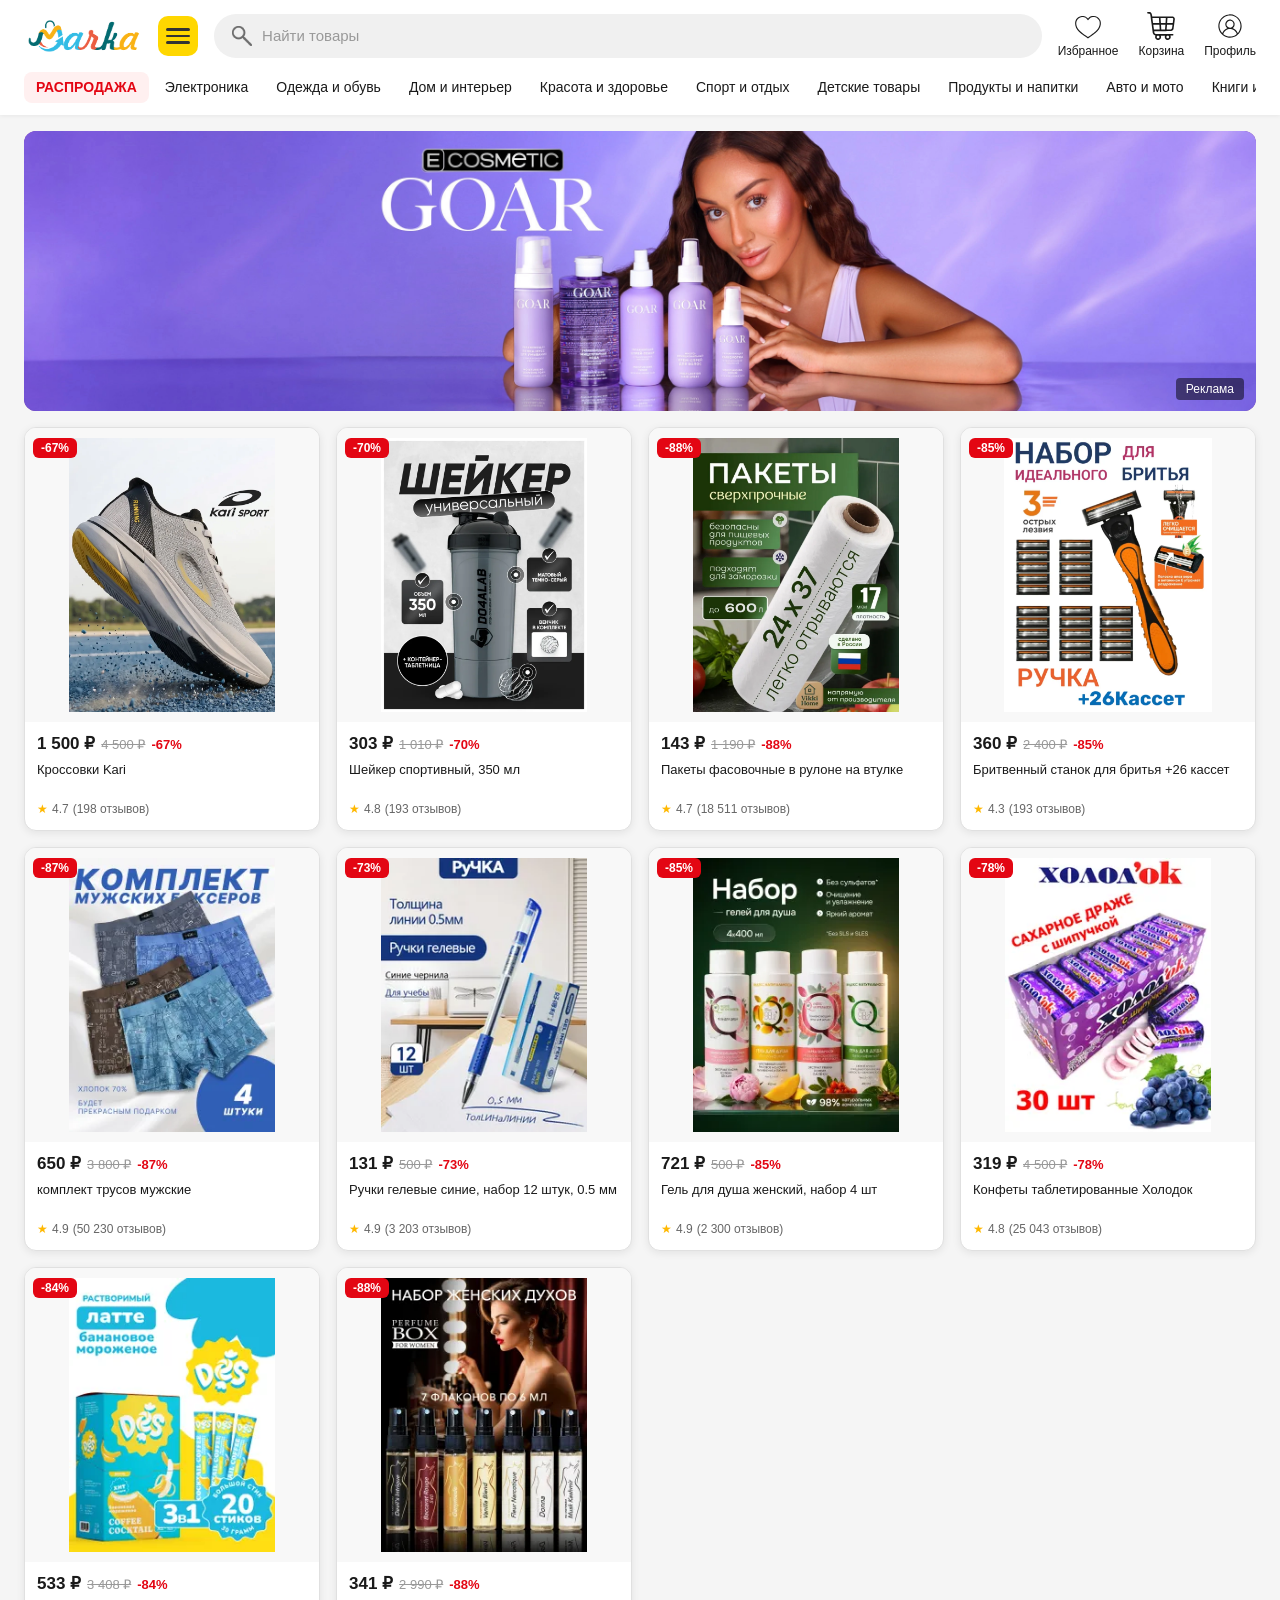
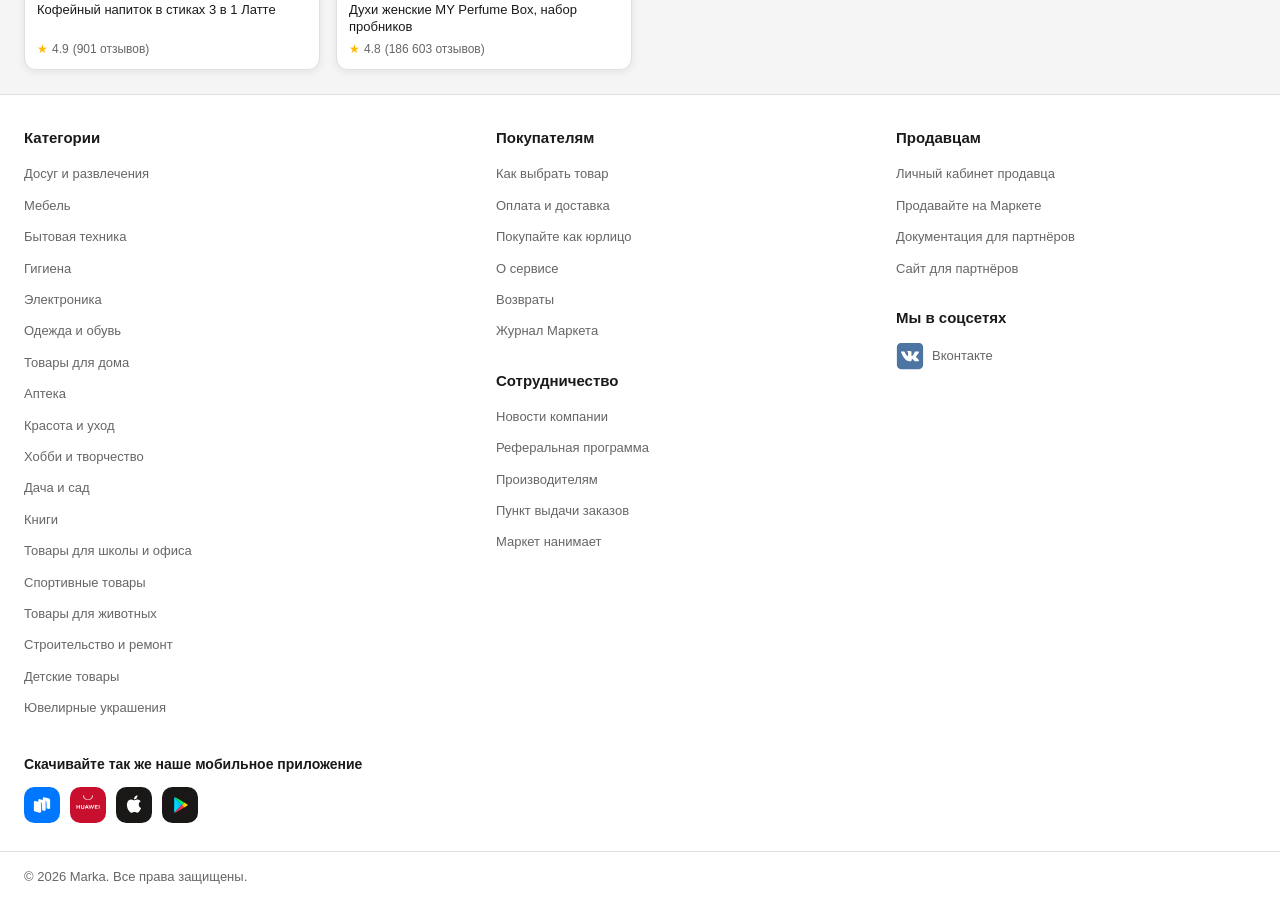
<file: index.html>
<!DOCTYPE html>
<html lang="ru">
<head>
    <meta charset="UTF-8">
    <meta name="viewport" content="width=device-width, initial-scale=1.0, maximum-scale=1.0, user-scalable=no">
    <title>Marka — Главная</title>
    <link rel="stylesheet" href="css/styles.css">
    <link rel="icon" href="icons/ЛОГОТИП.png" type="image/png">
</head>
<body>
    <header class="header">
        <div class="header-inner">
            <div class="header-top">
                <div class="logo">
                    <a href="index.html" style="display: flex; align-items: center; gap: 6px;">
                        <img src="icons/ЛОГОТИП.png" alt="Marka" class="logo-img">
                    </a>
                </div>
                <button class="menu-btn" id="menuBtn" aria-label="Каталог">
                    <span></span>
                    <span></span>
                    <span></span>
                </button>
                <div class="search-box" id="searchBox">
                    <img src="icons/ЛУПА.png" alt="Поиск" class="search-icon">
                    <input type="text" placeholder="Найти товары" id="searchInput">
                    <div class="search-controls" id="searchControls">
                        <button type="button" class="search-clear" id="searchClear" aria-label="Очистить">
                            <img src="icons/крестик.png" alt="Очистить">
                        </button>
                        <button type="button" class="search-submit" id="searchSubmit">Найти</button>
                    </div>
                </div>
                <div class="header-actions desktop-only">
                    <a href="html/favorites.html" class="action-btn" title="Избранное">
                        <div class="icon-mask" style="-webkit-mask-image: url('icons/избранное.svg'); mask-image: url('icons/избранное.svg');"></div>
                        <span class="action-label">Избранное</span>
                    </a>
                    <a href="html/cart.html" class="action-btn" title="Корзина">
                        <div class="icon-mask" style="-webkit-mask-image: url('icons/КОРЗИНА.svg'); mask-image: url('icons/КОРЗИНА.svg');"></div>
                        <span class="action-label">Корзина</span>
                    </a>
                    <a href="html/profile.html" class="action-btn" title="Профиль">
                        <div class="icon-mask" style="-webkit-mask-image: url('icons/профиль.svg'); mask-image: url('icons/профиль.svg');"></div>
                        <span class="action-label">Профиль</span>
                    </a>
                </div>
            </div>
            <div class="catalog-popup" id="catalogPopup">
                <a href="#" class="catalog-item sale">РАСПРОДАЖА</a>
                <a href="#" class="catalog-item">Товары из-за рубежа</a>
                <a href="#" class="catalog-item">Электроника</a>
                <a href="#" class="catalog-item">Одежда и обувь</a>
                <a href="#" class="catalog-item">Бытовая техника</a>
                <a href="#" class="catalog-item">Дом и интерьер</a>
                <a href="#" class="catalog-item">Мебель</a>
                <a href="#" class="catalog-item">Красота и здоровье</a>
                <a href="#" class="catalog-item">Аптека и БАДы</a>
                <a href="#" class="catalog-item">Спорт и отдых</a>
                <a href="#" class="catalog-item">Детские товары</a>
                <a href="#" class="catalog-item">Продукты и напитки</a>
                <a href="#" class="catalog-item">Строительство и ремонт</a>
                <a href="#" class="catalog-item">Авто и мото</a>
                <a href="#" class="catalog-item">Ювелирные украшения</a>
                <a href="#" class="catalog-item">Сад и огород</a>
                <a href="#" class="catalog-item">Книги и хобби</a>
                <a href="#" class="catalog-item">Игры и консоли</a>
                <a href="#" class="catalog-item">Канцелярские товары</a>
                <a href="#" class="catalog-item">Зоотовары</a>
                <a href="#" class="catalog-item">Цифровые товары</a>
                <a href="#" class="catalog-item">Подарки</a>
            </div>
            <nav class="nav-categories" id="navCategories">
                <a href="#" class="nav-item sale">РАСПРОДАЖА</a>
                <a href="#" class="nav-item">Электроника</a>
                <a href="#" class="nav-item">Одежда и обувь</a>
                <a href="#" class="nav-item">Дом и интерьер</a>
                <a href="#" class="nav-item">Красота и здоровье</a>
                <a href="#" class="nav-item">Спорт и отдых</a>
                <a href="#" class="nav-item">Детские товары</a>
                <a href="#" class="nav-item">Продукты и напитки</a>
                <a href="#" class="nav-item">Авто и мото</a>
                <a href="#" class="nav-item">Книги и хобби</a>
                <a href="#" class="nav-item">Зоотовары</a>
            </nav>
        </div>
    </header>
    <main>
        <section class="banner">
            <div class="banner-content">
                <div class="banner-track">
                    <div class="banner-slide active">
                        <img src="icons/Реклама_1.jpg" alt="Реклама 1">
                    </div>
                    <div class="banner-slide">
                        <img src="icons/Реклама_2.jpg" alt="Реклама 2">
                    </div>
                    <div class="banner-slide">
                        <img src="icons/Реклама_3.jpg" alt="Реклама 3">
                    </div>
                </div>
                <button class="banner-arrow banner-arrow-left" aria-label="Назад">
                    <img src="icons/СТРЕЛКА.png" alt="">
                </button>
                <button class="banner-arrow banner-arrow-right" aria-label="Вперёд">
                    <img src="icons/СТРЕЛКА.png" alt="">
                </button>
                <div class="banner-overlay">
                    <span class="banner-label">Реклама</span>
                </div>
            </div>
        </section>
        <section class="products">
            <div class="products-grid" id="productsGrid"></div>
        </section>
    </main>
    <footer class="footer">
        <div class="footer-content">
            <div class="footer-accordion">
                <details class="footer-details">
                    <summary>Категории</summary>
                    <ul>
                        <li><a href="#">Досуг и развлечения</a></li>
                        <li><a href="#">Мебель</a></li>
                        <li><a href="#">Бытовая техника</a></li>
                        <li><a href="#">Гигиена</a></li>
                        <li><a href="#">Электроника</a></li>
                        <li><a href="#">Одежда и обувь</a></li>
                        <li><a href="#">Товары для дома</a></li>
                        <li><a href="#">Аптека</a></li>
                        <li><a href="#">Красота и уход</a></li>
                        <li><a href="#">Хобби и творчество</a></li>
                        <li><a href="#">Дача и сад</a></li>
                        <li><a href="#">Книги</a></li>
                        <li><a href="#">Товары для школы и офиса</a></li>
                        <li><a href="#">Спортивные товары</a></li>
                        <li><a href="#">Товары для животных</a></li>
                        <li><a href="#">Строительство и ремонт</a></li>
                        <li><a href="#">Детские товары</a></li>
                        <li><a href="#">Ювелирные украшения</a></li>
                    </ul>
                </details>
                <details class="footer-details">
                    <summary>Покупателям</summary>
                    <ul>
                        <li><a href="#">Как выбрать товар</a></li>
                        <li><a href="#">Оплата и доставка</a></li>
                        <li><a href="#">Покупайте как юрлицо</a></li>
                        <li><a href="#">О сервисе</a></li>
                        <li><a href="#">Возвраты</a></li>
                        <li><a href="#">Журнал Маркета</a></li>
                    </ul>
                </details>
                <details class="footer-details">
                    <summary>Сотрудничество</summary>
                    <ul>
                        <li><a href="#">Новости компании</a></li>
                        <li><a href="#">Реферальная программа</a></li>
                        <li><a href="#">Производителям</a></li>
                        <li><a href="#">Пункт выдачи заказов</a></li>
                        <li><a href="#">Маркет нанимает</a></li>
                    </ul>
                </details>
                <details class="footer-details">
                    <summary>Продавцам</summary>
                    <ul>
                        <li><a href="#">Личный кабинет продавца</a></li>
                        <li><a href="#">Продавайте на Маркете</a></li>
                        <li><a href="#">Документация для партнёров</a></li>
                        <li><a href="#">Сайт для партнёров</a></li>
                    </ul>
                </details>
            </div>
            <div class="footer-desktop">
                <div class="footer-col">
                    <h3>Категории</h3>
                    <ul>
                        <li><a href="#">Досуг и развлечения</a></li>
                        <li><a href="#">Мебель</a></li>
                        <li><a href="#">Бытовая техника</a></li>
                        <li><a href="#">Гигиена</a></li>
                        <li><a href="#">Электроника</a></li>
                        <li><a href="#">Одежда и обувь</a></li>
                        <li><a href="#">Товары для дома</a></li>
                        <li><a href="#">Аптека</a></li>
                        <li><a href="#">Красота и уход</a></li>
                        <li><a href="#">Хобби и творчество</a></li>
                        <li><a href="#">Дача и сад</a></li>
                        <li><a href="#">Книги</a></li>
                        <li><a href="#">Товары для школы и офиса</a></li>
                        <li><a href="#">Спортивные товары</a></li>
                        <li><a href="#">Товары для животных</a></li>
                        <li><a href="#">Строительство и ремонт</a></li>
                        <li><a href="#">Детские товары</a></li>
                        <li><a href="#">Ювелирные украшения</a></li>
                    </ul>
                </div>
                <div class="footer-col">
                    <h3>Покупателям</h3>
                    <ul>
                        <li><a href="#">Как выбрать товар</a></li>
                        <li><a href="#">Оплата и доставка</a></li>
                        <li><a href="#">Покупайте как юрлицо</a></li>
                        <li><a href="#">О сервисе</a></li>
                        <li><a href="#">Возвраты</a></li>
                        <li><a href="#">Журнал Маркета</a></li>
                    </ul>
                    <h3 class="mt">Сотрудничество</h3>
                    <ul>
                        <li><a href="#">Новости компании</a></li>
                        <li><a href="#">Реферальная программа</a></li>
                        <li><a href="#">Производителям</a></li>
                        <li><a href="#">Пункт выдачи заказов</a></li>
                        <li><a href="#">Маркет нанимает</a></li>
                    </ul>
                </div>
                <div class="footer-col">
                    <h3>Продавцам</h3>
                    <ul>
                        <li><a href="#">Личный кабинет продавца</a></li>
                        <li><a href="#">Продавайте на Маркете</a></li>
                        <li><a href="#">Документация для партнёров</a></li>
                        <li><a href="#">Сайт для партнёров</a></li>
                    </ul>
                    <h3 class="mt">Мы в соцсетях</h3>
                    <div class="socials">
                        <a href="#" class="social-btn">
                            <img src="icons/VK.com-logo.svg" alt="ВКонтакте">
                            <span>Вконтакте</span>
                        </a>
                    </div>
                </div>
            </div>
            <div class="app-promo">
                <h3>Скачивайте так же наше мобильное приложение</h3>
                <div class="app-buttons desktop-only">
                    <a href="#"><img src="icons/Ru_Store.svg" alt="RuStore"></a>
                    <a href="#"><img src="icons/Huawei.svg" alt="AppGallery"></a>
                    <a href="#"><img src="icons/apple.svg" alt="App Store"></a>
                    <a href="#"><img src="icons/google_play.svg" alt="Google Play"></a>
                </div>
                <div class="app-buttons mobile-only">
                    <a href="#"><img src="icons/RuStore_mobile.png" alt="RuStore"></a>
                    <a href="#"><img src="icons/Huawey_mobile.png" alt="AppGallery"></a>
                    <a href="#"><img src="icons/apple_mobile.png" alt="App Store"></a>
                    <a href="#"><img src="icons/google_mobile.png" alt="Google Play"></a>
                </div>
            </div>
            <div class="footer-social-mobile">
                <a href="#" class="social-btn">
                    <img src="icons/VK.com-logo.svg" alt="ВКонтакте">
                </a>
            </div>
        </div>
        <div class="footer-bottom desktop-only">
            <p>© 2026 Marka. Все права защищены.</p>
        </div>
    </footer>
    <nav class="bottom-nav mobile-only">
        <a href="html/profile.html" class="bottom-nav-item" title="Профиль">
            <div class="icon-mask" style="-webkit-mask-image: url('icons/профиль.svg'); mask-image: url('icons/профиль.svg');"></div>
        </a>
        <a href="html/cart.html" class="bottom-nav-item" title="Корзина">
            <div class="icon-mask" style="-webkit-mask-image: url('icons/КОРЗИНА.svg'); mask-image: url('icons/КОРЗИНА.svg');"></div>
        </a>
        <a href="index.html" class="bottom-nav-item active-nav" title="Поиск">
            <div class="icon-mask" style="-webkit-mask-image: url('icons/ЛУПА.png'); mask-image: url('icons/ЛУПА.png');"></div>
        </a>
        <a href="html/favorites.html" class="bottom-nav-item" title="Избранное">
            <div class="icon-mask" style="-webkit-mask-image: url('icons/избранное.svg'); mask-image: url('icons/избранное.svg');"></div>
        </a>
    </nav>
    <script src="JavaScript/main.js"></script>
</body>
</html>
</file>
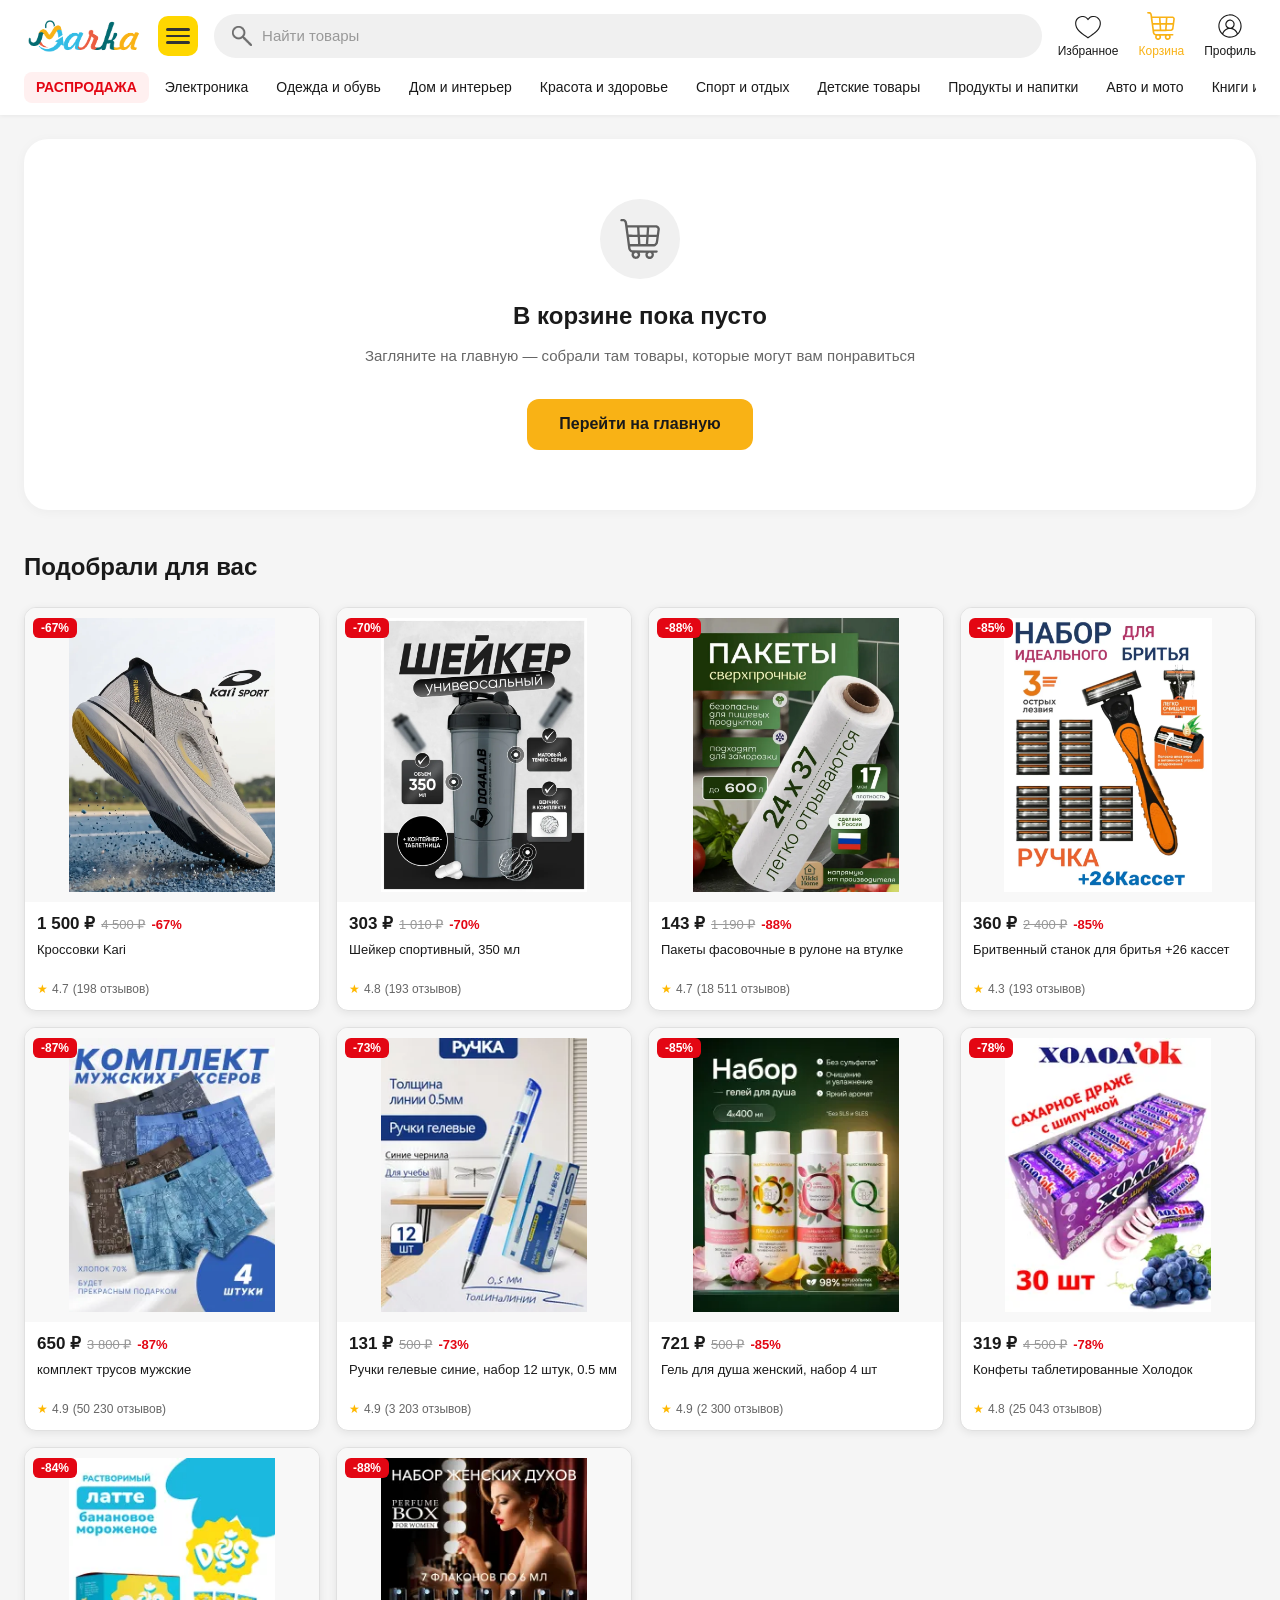
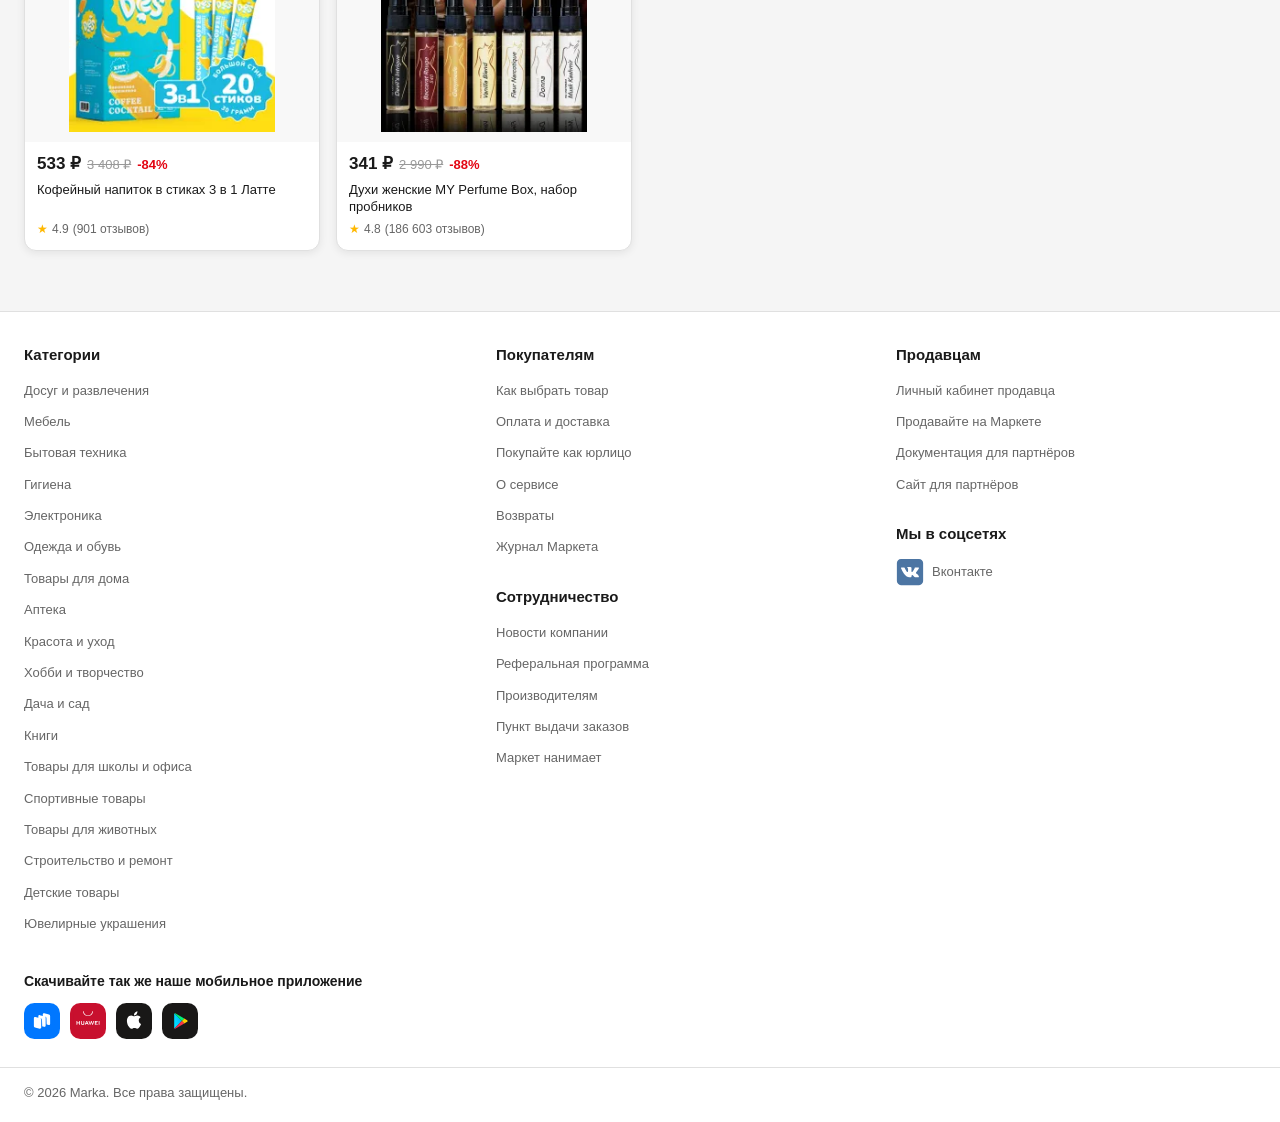
<file: html/cart.html>
<!DOCTYPE html>
<html lang="ru">
<head>
    <meta charset="UTF-8">
    <meta name="viewport" content="width=device-width, initial-scale=1.0, maximum-scale=1.0, user-scalable=no">
    <title>Marka — Корзина</title>
    <link rel="stylesheet" href="../css/cart.css">
    <link rel="icon" href="../icons/ЛОГОТИП.png" type="image/png">
</head>
<body>
    <header class="header">
        <div class="header-inner">
            <div class="header-top">
                <div class="logo">
                    <a href="../index.html" style="display: flex; align-items: center; gap: 6px;">
                        <img src="../icons/ЛОГОТИП.png" alt="Marka" class="logo-img">
                    </a>
                </div>
                <button class="menu-btn" id="menuBtn" aria-label="Каталог">
                    <span></span>
                    <span></span>
                    <span></span>
                </button>
                <div class="search-box" id="searchBox">
                    <img src="../icons/ЛУПА.png" alt="Поиск" class="search-icon">
                    <input type="text" placeholder="Найти товары" id="searchInput">
                    <div class="search-controls" id="searchControls">
                        <button type="button" class="search-clear" id="searchClear" aria-label="Очистить">
                            <img src="../icons/крестик.png" alt="Очистить">
                        </button>
                        <button type="button" class="search-submit" id="searchSubmit">Найти</button>
                    </div>
                </div>
                <div class="header-actions desktop-only">
                    <a href="favorites.html" class="action-btn" title="Избранное">
                        <div class="icon-mask" style="-webkit-mask-image: url('../icons/избранное.svg'); mask-image: url('../icons/избранное.svg');"></div>
                        <span class="action-label">Избранное</span>
                    </a>
                    <a href="cart.html" class="action-btn active-nav" title="Корзина">
                        <div class="icon-mask" style="-webkit-mask-image: url('../icons/КОРЗИНА.svg'); mask-image: url('../icons/КОРЗИНА.svg');"></div>
                        <span class="action-label">Корзина</span>
                    </a>
                    <a href="profile.html" class="action-btn" title="Профиль">
                        <div class="icon-mask" style="-webkit-mask-image: url('../icons/профиль.svg'); mask-image: url('../icons/профиль.svg');"></div>
                        <span class="action-label">Профиль</span>
                    </a>
                </div>
            </div>

            <div class="catalog-popup" id="catalogPopup">
                <a href="#" class="catalog-item sale">РАСПРОДАЖА</a>
                <a href="#" class="catalog-item">Товары из-за рубежа</a>
                <a href="#" class="catalog-item">Электроника</a>
                <a href="#" class="catalog-item">Одежда и обувь</a>
                <a href="#" class="catalog-item">Бытовая техника</a>
                <a href="#" class="catalog-item">Дом и интерьер</a>
                <a href="#" class="catalog-item">Мебель</a>
                <a href="#" class="catalog-item">Красота и здоровье</a>
                <a href="#" class="catalog-item">Аптека и БАДы</a>
                <a href="#" class="catalog-item">Спорт и отдых</a>
                <a href="#" class="catalog-item">Детские товары</a>
                <a href="#" class="catalog-item">Продукты и напитки</a>
                <a href="#" class="catalog-item">Строительство и ремонт</a>
                <a href="#" class="catalog-item">Авто и мото</a>
                <a href="#" class="catalog-item">Ювелирные украшения</a>
                <a href="#" class="catalog-item">Сад и огород</a>
                <a href="#" class="catalog-item">Книги и хобби</a>
                <a href="#" class="catalog-item">Игры и консоли</a>
                <a href="#" class="catalog-item">Канцелярские товары</a>
                <a href="#" class="catalog-item">Зоотовары</a>
                <a href="#" class="catalog-item">Цифровые товары</a>
                <a href="#" class="catalog-item">Подарки</a>
            </div>

            <nav class="nav-categories" id="navCategories">
                <a href="#" class="nav-item sale">РАСПРОДАЖА</a>
                <a href="#" class="nav-item">Электроника</a>
                <a href="#" class="nav-item">Одежда и обувь</a>
                <a href="#" class="nav-item">Дом и интерьер</a>
                <a href="#" class="nav-item">Красота и здоровье</a>
                <a href="#" class="nav-item">Спорт и отдых</a>
                <a href="#" class="nav-item">Детские товары</a>
                <a href="#" class="nav-item">Продукты и напитки</a>
                <a href="#" class="nav-item">Авто и мото</a>
                <a href="#" class="nav-item">Книги и хобби</a>
                <a href="#" class="nav-item">Зоотовары</a>
            </nav>
        </div>
    </header>

    <main class="cart-page">
        <div class="container">
            
            <div class="cart-empty-container">
                <div class="cart-empty-icon-wrap">
                    <img src="../icons/КОРЗИНА.svg" alt="Корзина пуста" class="cart-empty-img">
                </div>
                <h1 class="cart-empty-title">В корзине пока пусто</h1>
                <p class="cart-empty-text">Загляните на главную — собрали там товары, которые могут вам понравиться</p>
                <a href="../index.html" class="btn-primary">Перейти на главную</a>
            </div>

            <div class="recommendations">
                <h2 class="section-title">Подобрали для вас</h2>
                <div class="products-grid" id="cartProductsGrid"></div>
            </div>
        </div>
    </main>

    <footer class="footer">
        <div class="footer-content">
            <div class="footer-accordion">
                <details class="footer-details">
                    <summary>Категории</summary>
                    <ul>
                        <li><a href="#">Досуг и развлечения</a></li>
                        <li><a href="#">Мебель</a></li>
                        <li><a href="#">Бытовая техника</a></li>
                        <li><a href="#">Электроника</a></li>
                        <li><a href="#">Одежда и обувь</a></li>
                        <li><a href="#">Товары для дома</a></li>
                        <li><a href="#">Аптека</a></li>
                        <li><a href="#">Красота и уход</a></li>
                        <li><a href="#">Хобби и творчество</a></li>
                        <li><a href="#">Дача и сад</a></li>
                        <li><a href="#">Книги</a></li>
                        <li><a href="#">Товары для школы и офиса</a></li>
                        <li><a href="#">Спортивные товары</a></li>
                        <li><a href="#">Товары для животных</a></li>
                        <li><a href="#">Строительство и ремонт</a></li>
                        <li><a href="#">Детские товары</a></li>
                        <li><a href="#">Ювелирные украшения</a></li>
                    </ul>
                </details>
                <details class="footer-details">
                    <summary>Покупателям</summary>
                    <ul>
                        <li><a href="#">Как выбрать товар</a></li>
                        <li><a href="#">Оплата и доставка</a></li>
                        <li><a href="#">Покупайте как юрлицо</a></li>
                        <li><a href="#">О сервисе</a></li>
                        <li><a href="#">Возвраты</a></li>
                        <li><a href="#">Журнал Маркета</a></li>
                    </ul>
                </details>
                <details class="footer-details">
                    <summary>Сотрудничество</summary>
                    <ul>
                        <li><a href="#">Новости компании</a></li>
                        <li><a href="#">Реферальная программа</a></li>
                        <li><a href="#">Производителям</a></li>
                        <li><a href="#">Пункт выдачи заказов</a></li>
                        <li><a href="#">Маркет нанимает</a></li>
                    </ul>
                </details>
                <details class="footer-details">
                    <summary>Продавцам</summary>
                    <ul>
                        <li><a href="#">Личный кабинет продавца</a></li>
                        <li><a href="#">Продавайте на Маркете</a></li>
                        <li><a href="#">Документация для партнёров</a></li>
                        <li><a href="#">Сайт для партнёров</a></li>
                    </ul>
                </details>
            </div>

            <div class="footer-desktop">
                <div class="footer-col">
                    <h3>Категории</h3>
                    <ul>
                        <li><a href="#">Досуг и развлечения</a></li>
                        <li><a href="#">Мебель</a></li>
                        <li><a href="#">Бытовая техника</a></li>
                        <li><a href="#">Гигиена</a></li>
                        <li><a href="#">Электроника</a></li>
                        <li><a href="#">Одежда и обувь</a></li>
                        <li><a href="#">Товары для дома</a></li>
                        <li><a href="#">Аптека</a></li>
                        <li><a href="#">Красота и уход</a></li>
                        <li><a href="#">Хобби и творчество</a></li>
                        <li><a href="#">Дача и сад</a></li>
                        <li><a href="#">Книги</a></li>
                        <li><a href="#">Товары для школы и офиса</a></li>
                        <li><a href="#">Спортивные товары</a></li>
                        <li><a href="#">Товары для животных</a></li>
                        <li><a href="#">Строительство и ремонт</a></li>
                        <li><a href="#">Детские товары</a></li>
                        <li><a href="#">Ювелирные украшения</a></li>
                    </ul>
                </div>
                <div class="footer-col">
                    <h3>Покупателям</h3>
                    <ul>
                        <li><a href="#">Как выбрать товар</a></li>
                        <li><a href="#">Оплата и доставка</a></li>
                        <li><a href="#">Покупайте как юрлицо</a></li>
                        <li><a href="#">О сервисе</a></li>
                        <li><a href="#">Возвраты</a></li>
                        <li><a href="#">Журнал Маркета</a></li>
                    </ul>
                    <h3 class="mt">Сотрудничество</h3>
                    <ul>
                        <li><a href="#">Новости компании</a></li>
                        <li><a href="#">Реферальная программа</a></li>
                        <li><a href="#">Производителям</a></li>
                        <li><a href="#">Пункт выдачи заказов</a></li>
                        <li><a href="#">Маркет нанимает</a></li>
                    </ul>
                </div>
                <div class="footer-col">
                    <h3>Продавцам</h3>
                    <ul>
                        <li><a href="#">Личный кабинет продавца</a></li>
                        <li><a href="#">Продавайте на Маркете</a></li>
                        <li><a href="#">Документация для партнёров</a></li>
                        <li><a href="#">Сайт для партнёров</a></li>
                    </ul>
                    <h3 class="mt">Мы в соцсетях</h3>
                    <div class="socials">
                        <a href="#" class="social-btn">
                            <img src="../icons/VK.com-logo.svg" alt="ВКонтакте">
                            <span>Вконтакте</span>
                        </a>
                    </div>
                </div>
            </div>

            <div class="app-promo">
                <h3>Скачивайте так же наше мобильное приложение</h3>
                <div class="app-buttons desktop-only">
                    <a href="#"><img src="../icons/Ru_Store.svg" alt="RuStore"></a>
                    <a href="#"><img src="../icons/Huawei.svg" alt="AppGallery"></a>
                    <a href="#"><img src="../icons/apple.svg" alt="App Store"></a>
                    <a href="#"><img src="../icons/google_play.svg" alt="Google Play"></a>
                </div>
                <div class="app-buttons mobile-only">
                    <a href="#"><img src="../icons/RuStore_mobile.png" alt="RuStore"></a>
                    <a href="#"><img src="../icons/Huawey_mobile.png" alt="AppGallery"></a>
                    <a href="#"><img src="../icons/apple_mobile.png" alt="App Store"></a>
                    <a href="#"><img src="../icons/google_mobile.png" alt="Google Play"></a>
                </div>
            </div>

            <div class="footer-social-mobile">
                <a href="#" class="social-btn">
                    <img src="../icons/VK.com-logo.svg" alt="ВКонтакте">
                </a>
            </div>
        </div>
        <div class="footer-bottom desktop-only">
            <p>© 2026 Marka. Все права защищены.</p>
        </div>
    </footer>

    <nav class="bottom-nav mobile-only">
        <a href="profile.html" class="bottom-nav-item" title="Профиль">
            <div class="icon-mask" style="-webkit-mask-image: url('../icons/профиль.svg'); mask-image: url('../icons/профиль.svg');"></div>
        </a>
        <a href="cart.html" class="bottom-nav-item active-nav" title="Корзина">
            <div class="icon-mask" style="-webkit-mask-image: url('../icons/КОРЗИНА.svg'); mask-image: url('../icons/КОРЗИНА.svg');"></div>
        </a>
        <a href="../index.html" class="bottom-nav-item" title="Поиск">
            <div class="icon-mask" style="-webkit-mask-image: url('../icons/ЛУПА.png'); mask-image: url('../icons/ЛУПА.png');"></div>
        </a>
        <a href="favorites.html" class="bottom-nav-item" title="Избранное">
            <div class="icon-mask" style="-webkit-mask-image: url('../icons/избранное.svg'); mask-image: url('../icons/избранное.svg');"></div>
        </a>
    </nav>

    <script src="../JavaScript/cart.js"></script>
</body>
</html>
</file>
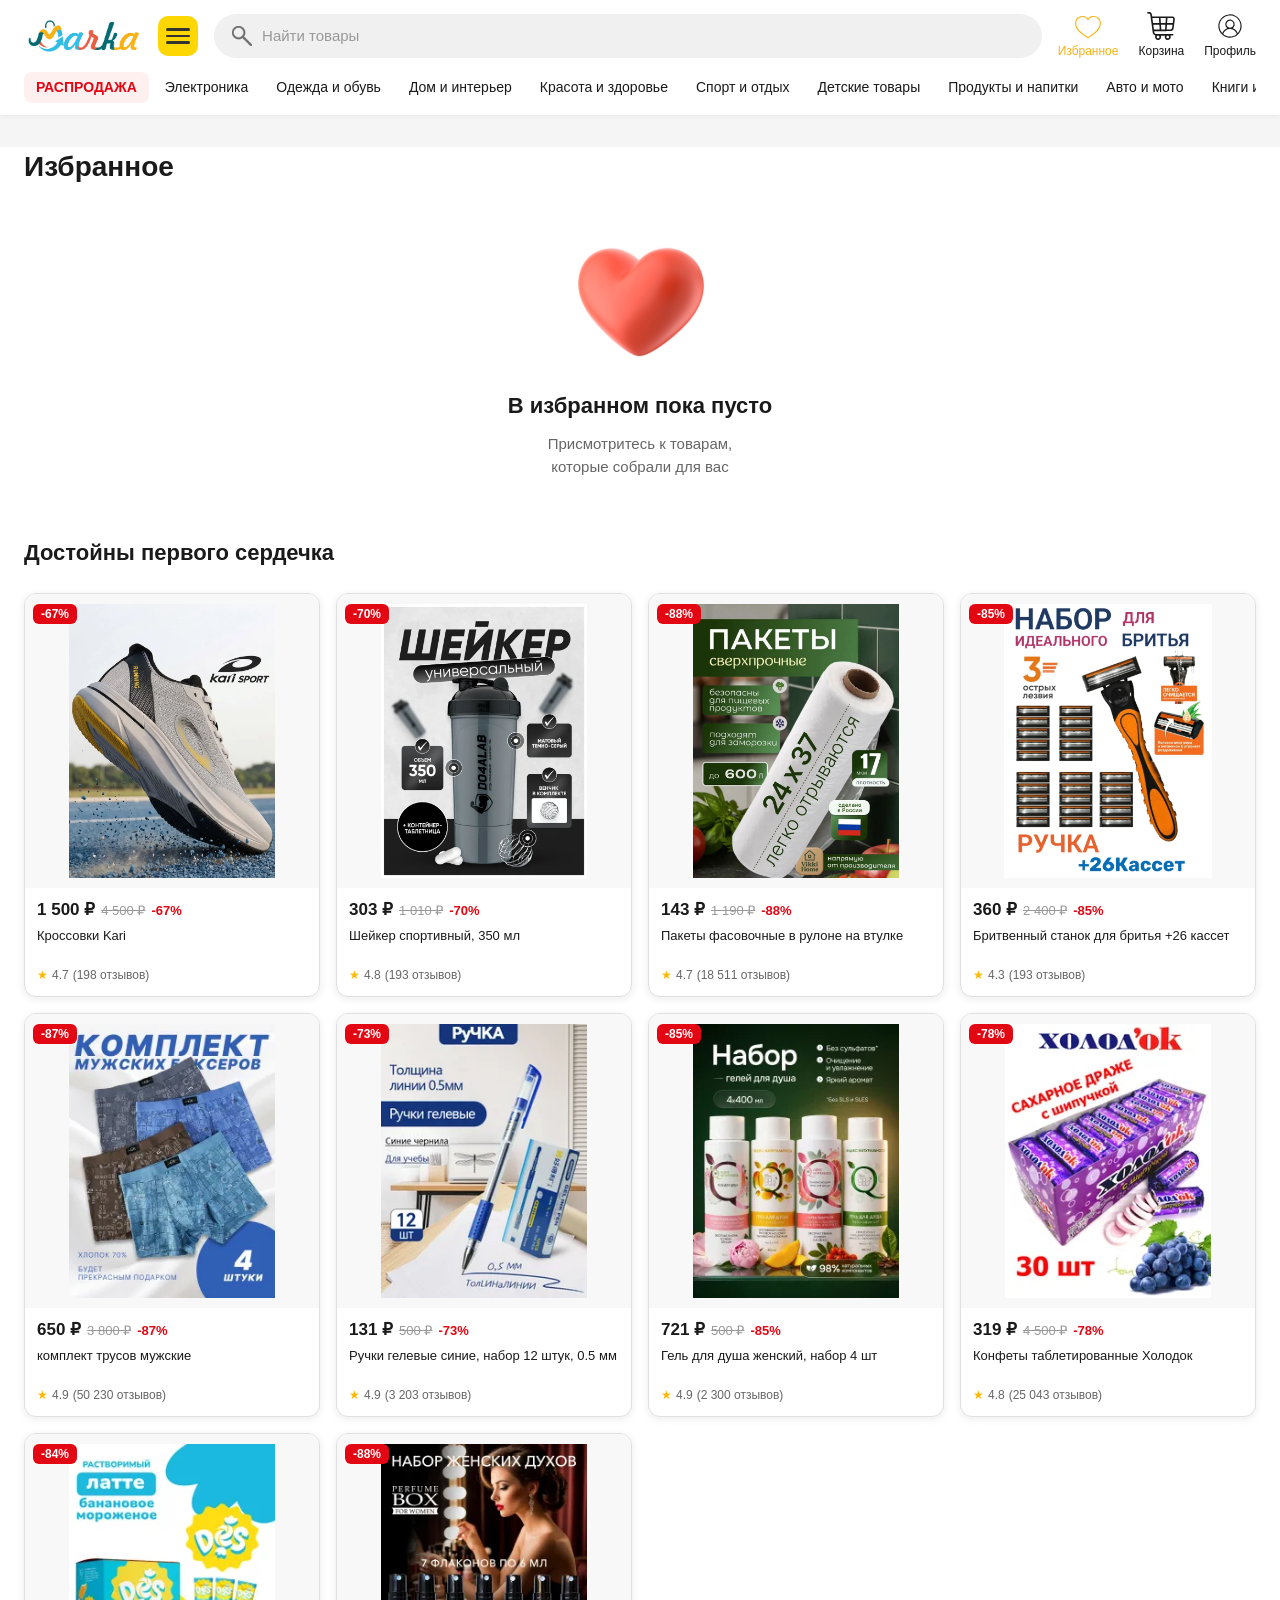
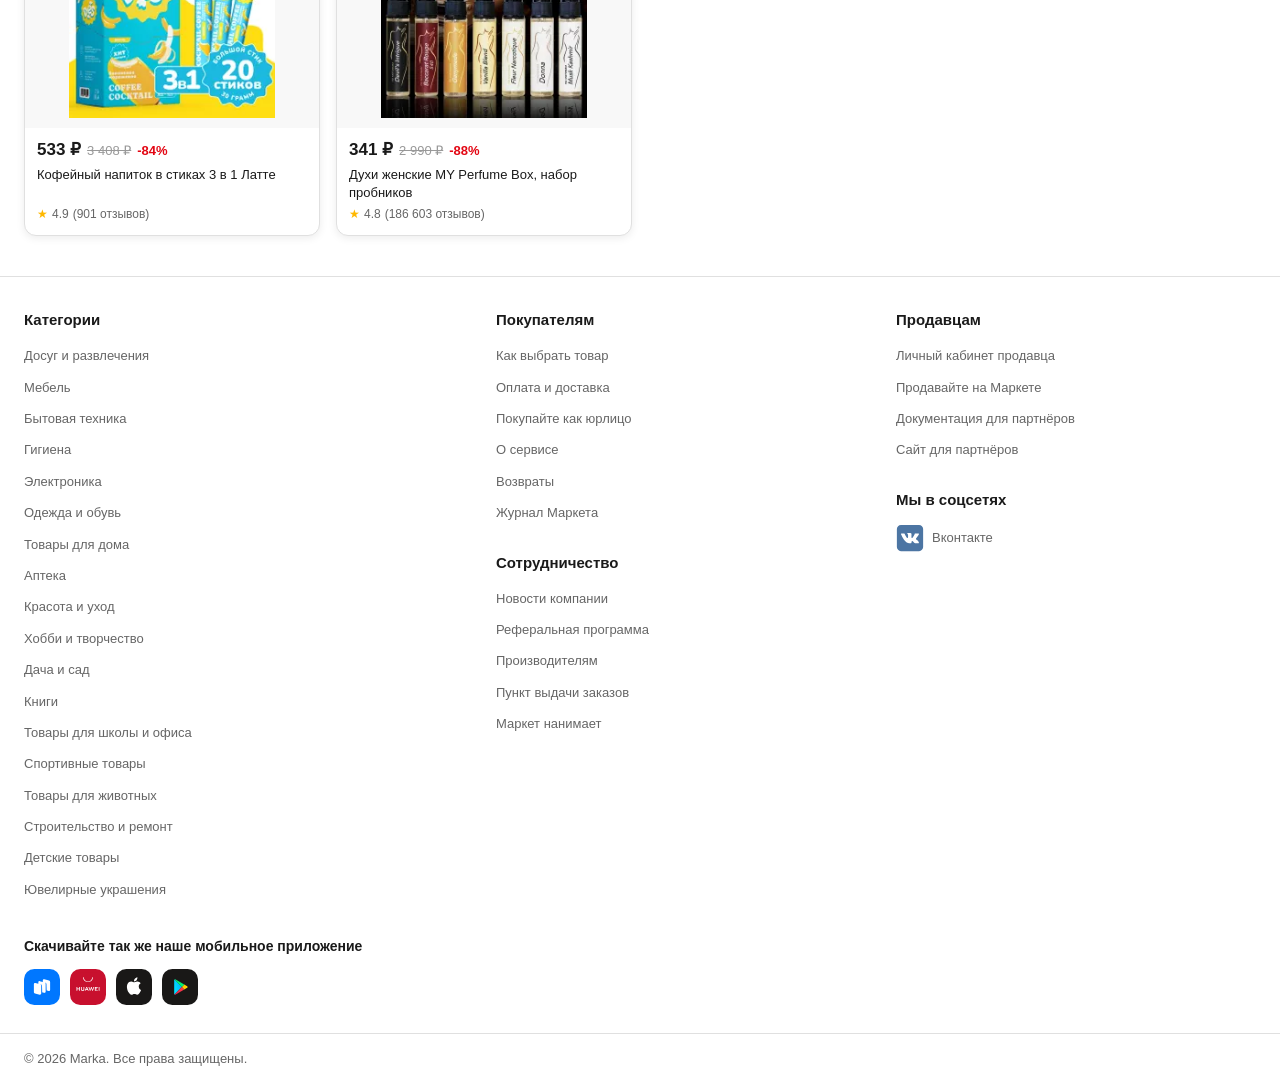
<file: html/favorites.html>
<!DOCTYPE html>
<html lang="ru">
<head>
    <meta charset="UTF-8">
    <meta name="viewport" content="width=device-width, initial-scale=1.0, maximum-scale=1.0, user-scalable=no">
    <title>Marka — Избранное</title>
    <link rel="stylesheet" href="../css/favorites.css">
    <link rel="icon" href="../icons/ЛОГОТИП.png" type="image/png">
</head>
<body>
    <header class="header">
        <div class="header-inner">
            <div class="header-top">
                <div class="logo">
                    <a href="../index.html" style="display: flex; align-items: center; gap: 6px;">
                        <img src="../icons/ЛОГОТИП.png" alt="Marka" class="logo-img">
                    </a>
                </div>
                <button class="menu-btn" id="menuBtn" aria-label="Каталог">
                    <span></span>
                    <span></span>
                    <span></span>
                </button>
                <div class="search-box" id="searchBox">
                    <img src="../icons/ЛУПА.png" alt="Поиск" class="search-icon">
                    <input type="text" placeholder="Найти товары" id="searchInput">
                    <div class="search-controls" id="searchControls">
                        <button type="button" class="search-clear" id="searchClear" aria-label="Очистить">
                            <img src="../icons/крестик.png" alt="Очистить">
                        </button>
                        <button type="button" class="search-submit" id="searchSubmit">Найти</button>
                    </div>
                </div>
                <div class="header-actions desktop-only">
                    <a href="favorites.html" class="action-btn active-nav" title="Избранное">
                        <div class="icon-mask" style="-webkit-mask-image: url('../icons/избранное.svg'); mask-image: url('../icons/избранное.svg');"></div>
                        <span class="action-label">Избранное</span>
                    </a>
                    <a href="cart.html" class="action-btn" title="Корзина">
                        <div class="icon-mask" style="-webkit-mask-image: url('../icons/КОРЗИНА.svg'); mask-image: url('../icons/КОРЗИНА.svg');"></div>
                        <span class="action-label">Корзина</span>
                    </a>
                    <a href="profile.html" class="action-btn" title="Профиль">
                        <div class="icon-mask" style="-webkit-mask-image: url('../icons/профиль.svg'); mask-image: url('../icons/профиль.svg');"></div>
                        <span class="action-label">Профиль</span>
                    </a>
                </div>
            </div>

            <div class="catalog-popup" id="catalogPopup">
                <a href="#" class="catalog-item sale">РАСПРОДАЖА</a>
                <a href="#" class="catalog-item">Товары из-за рубежа</a>
                <a href="#" class="catalog-item">Электроника</a>
                <a href="#" class="catalog-item">Одежда и обувь</a>
                <a href="#" class="catalog-item">Бытовая техника</a>
                <a href="#" class="catalog-item">Дом и интерьер</a>
                <a href="#" class="catalog-item">Мебель</a>
                <a href="#" class="catalog-item">Красота и здоровье</a>
                <a href="#" class="catalog-item">Аптека и БАДы</a>
                <a href="#" class="catalog-item">Спорт и отдых</a>
                <a href="#" class="catalog-item">Детские товары</a>
                <a href="#" class="catalog-item">Продукты и напитки</a>
                <a href="#" class="catalog-item">Строительство и ремонт</a>
                <a href="#" class="catalog-item">Авто и мото</a>
                <a href="#" class="catalog-item">Ювелирные украшения</a>
                <a href="#" class="catalog-item">Сад и огород</a>
                <a href="#" class="catalog-item">Книги и хобби</a>
                <a href="#" class="catalog-item">Игры и консоли</a>
                <a href="#" class="catalog-item">Канцелярские товары</a>
                <a href="#" class="catalog-item">Зоотовары</a>
                <a href="#" class="catalog-item">Цифровые товары</a>
                <a href="#" class="catalog-item">Подарки</a>
            </div>

            <nav class="nav-categories" id="navCategories">
                <a href="#" class="nav-item sale">РАСПРОДАЖА</a>
                <a href="#" class="nav-item">Электроника</a>
                <a href="#" class="nav-item">Одежда и обувь</a>
                <a href="#" class="nav-item">Дом и интерьер</a>
                <a href="#" class="nav-item">Красота и здоровье</a>
                <a href="#" class="nav-item">Спорт и отдых</a>
                <a href="#" class="nav-item">Детские товары</a>
                <a href="#" class="nav-item">Продукты и напитки</a>
                <a href="#" class="nav-item">Авто и мото</a>
                <a href="#" class="nav-item">Книги и хобби</a>
                <a href="#" class="nav-item">Зоотовары</a>
            </nav>
        </div>
    </header>

    <main class="favorites-page">
        <div class="container">
            <h1 class="page-title">Избранное</h1>
            <div class="empty-state">
                <img src="../icons/сердце_избранное.png" alt="Избранное пусто" class="empty-heart-img">
                <h2>В избранном пока пусто</h2>
                <p>Присмотритесь к товарам,<br>которые собрали для вас</p>
            </div>
            <div class="recommendations">
                <h2 class="section-title">Достойны первого сердечка</h2>
                <div class="products-grid" id="favoritesProductsGrid"></div>
            </div>
        </div>
    </main>

    <footer class="footer">
        <div class="footer-content">
            <div class="footer-accordion">
                <details class="footer-details">
                    <summary>Категории</summary>
                    <ul>
                        <li><a href="#">Досуг и развлечения</a></li>
                        <li><a href="#">Мебель</a></li>
                        <li><a href="#">Бытовая техника</a></li>
                        <li><a href="#">Гигиена</a></li>
                        <li><a href="#">Электроника</a></li>
                        <li><a href="#">Одежда и обувь</a></li>
                        <li><a href="#">Товары для дома</a></li>
                        <li><a href="#">Аптека</a></li>
                        <li><a href="#">Красота и уход</a></li>
                        <li><a href="#">Хобби и творчество</a></li>
                        <li><a href="#">Дача и сад</a></li>
                        <li><a href="#">Книги</a></li>
                        <li><a href="#">Товары для школы и офиса</a></li>
                        <li><a href="#">Спортивные товары</a></li>
                        <li><a href="#">Товары для животных</a></li>
                        <li><a href="#">Строительство и ремонт</a></li>
                        <li><a href="#">Детские товары</a></li>
                        <li><a href="#">Ювелирные украшения</a></li>
                    </ul>
                </details>
                <details class="footer-details">
                    <summary>Покупателям</summary>
                    <ul>
                        <li><a href="#">Как выбрать товар</a></li>
                        <li><a href="#">Оплата и доставка</a></li>
                        <li><a href="#">Покупайте как юрлицо</a></li>
                        <li><a href="#">О сервисе</a></li>
                        <li><a href="#">Возвраты</a></li>
                        <li><a href="#">Журнал Маркета</a></li>
                    </ul>
                </details>
                <details class="footer-details">
                    <summary>Сотрудничество</summary>
                    <ul>
                        <li><a href="#">Новости компании</a></li>
                        <li><a href="#">Реферальная программа</a></li>
                        <li><a href="#">Производителям</a></li>
                        <li><a href="#">Пункт выдачи заказов</a></li>
                        <li><a href="#">Маркет нанимает</a></li>
                    </ul>
                </details>
                <details class="footer-details">
                    <summary>Продавцам</summary>
                    <ul>
                        <li><a href="#">Личный кабинет продавца</a></li>
                        <li><a href="#">Продавайте на Маркете</a></li>
                        <li><a href="#">Документация для партнёров</a></li>
                        <li><a href="#">Сайт для партнёров</a></li>
                    </ul>
                </details>
            </div>

            <div class="footer-desktop">
                <div class="footer-col">
                    <h3>Категории</h3>
                    <ul>
                        <li><a href="#">Досуг и развлечения</a></li>
                        <li><a href="#">Мебель</a></li>
                        <li><a href="#">Бытовая техника</a></li>
                        <li><a href="#">Гигиена</a></li>
                        <li><a href="#">Электроника</a></li>
                        <li><a href="#">Одежда и обувь</a></li>
                        <li><a href="#">Товары для дома</a></li>
                        <li><a href="#">Аптека</a></li>
                        <li><a href="#">Красота и уход</a></li>
                        <li><a href="#">Хобби и творчество</a></li>
                        <li><a href="#">Дача и сад</a></li>
                        <li><a href="#">Книги</a></li>
                        <li><a href="#">Товары для школы и офиса</a></li>
                        <li><a href="#">Спортивные товары</a></li>
                        <li><a href="#">Товары для животных</a></li>
                        <li><a href="#">Строительство и ремонт</a></li>
                        <li><a href="#">Детские товары</a></li>
                        <li><a href="#">Ювелирные украшения</a></li>
                    </ul>
                </div>
                <div class="footer-col">
                    <h3>Покупателям</h3>
                    <ul>
                        <li><a href="#">Как выбрать товар</a></li>
                        <li><a href="#">Оплата и доставка</a></li>
                        <li><a href="#">Покупайте как юрлицо</a></li>
                        <li><a href="#">О сервисе</a></li>
                        <li><a href="#">Возвраты</a></li>
                        <li><a href="#">Журнал Маркета</a></li>
                    </ul>
                    <h3 class="mt">Сотрудничество</h3>
                    <ul>
                        <li><a href="#">Новости компании</a></li>
                        <li><a href="#">Реферальная программа</a></li>
                        <li><a href="#">Производителям</a></li>
                        <li><a href="#">Пункт выдачи заказов</a></li>
                        <li><a href="#">Маркет нанимает</a></li>
                    </ul>
                </div>
                <div class="footer-col">
                    <h3>Продавцам</h3>
                    <ul>
                        <li><a href="#">Личный кабинет продавца</a></li>
                        <li><a href="#">Продавайте на Маркете</a></li>
                        <li><a href="#">Документация для партнёров</a></li>
                        <li><a href="#">Сайт для партнёров</a></li>
                    </ul>
                    <h3 class="mt">Мы в соцсетях</h3>
                    <div class="socials">
                        <a href="#" class="social-btn">
                            <img src="../icons/VK.com-logo.svg" alt="ВКонтакте">
                            <span>Вконтакте</span>
                        </a>
                    </div>
                </div>
            </div>

            <div class="app-promo">
                <h3>Скачивайте так же наше мобильное приложение</h3>
                <div class="app-buttons desktop-only">
                    <a href="#"><img src="../icons/Ru_Store.svg" alt="RuStore"></a>
                    <a href="#"><img src="../icons/Huawei.svg" alt="AppGallery"></a>
                    <a href="#"><img src="../icons/apple.svg" alt="App Store"></a>
                    <a href="#"><img src="../icons/google_play.svg" alt="Google Play"></a>
                </div>
                <div class="app-buttons mobile-only">
                    <a href="#"><img src="../icons/RuStore_mobile.png" alt="RuStore"></a>
                    <a href="#"><img src="../icons/Huawey_mobile.png" alt="AppGallery"></a>
                    <a href="#"><img src="../icons/apple_mobile.png" alt="App Store"></a>
                    <a href="#"><img src="../icons/google_mobile.png" alt="Google Play"></a>
                </div>
            </div>

            <div class="footer-social-mobile">
                <a href="#" class="social-btn">
                    <img src="../icons/VK.com-logo.svg" alt="ВКонтакте">
                </a>
            </div>
        </div>
        <div class="footer-bottom desktop-only">
            <p>© 2026 Marka. Все права защищены.</p>
        </div>
    </footer>

    <nav class="bottom-nav mobile-only">
        <a href="profile.html" class="bottom-nav-item" title="Профиль">
            <div class="icon-mask" style="-webkit-mask-image: url('../icons/профиль.svg'); mask-image: url('../icons/профиль.svg');"></div>
        </a>
        <a href="cart.html" class="bottom-nav-item" title="Корзина">
            <div class="icon-mask" style="-webkit-mask-image: url('../icons/КОРЗИНА.svg'); mask-image: url('../icons/КОРЗИНА.svg');"></div>
        </a>
        <a href="../index.html" class="bottom-nav-item" title="Поиск">
            <div class="icon-mask" style="-webkit-mask-image: url('../icons/ЛУПА.png'); mask-image: url('../icons/ЛУПА.png');"></div>
        </a>
        <a href="favorites.html" class="bottom-nav-item active-nav" title="Избранное">
            <div class="icon-mask" style="-webkit-mask-image: url('../icons/избранное.svg'); mask-image: url('../icons/избранное.svg');"></div>
        </a>
    </nav>

    <script src="../JavaScript/favorites.js"></script>
</body>
</html>
</file>
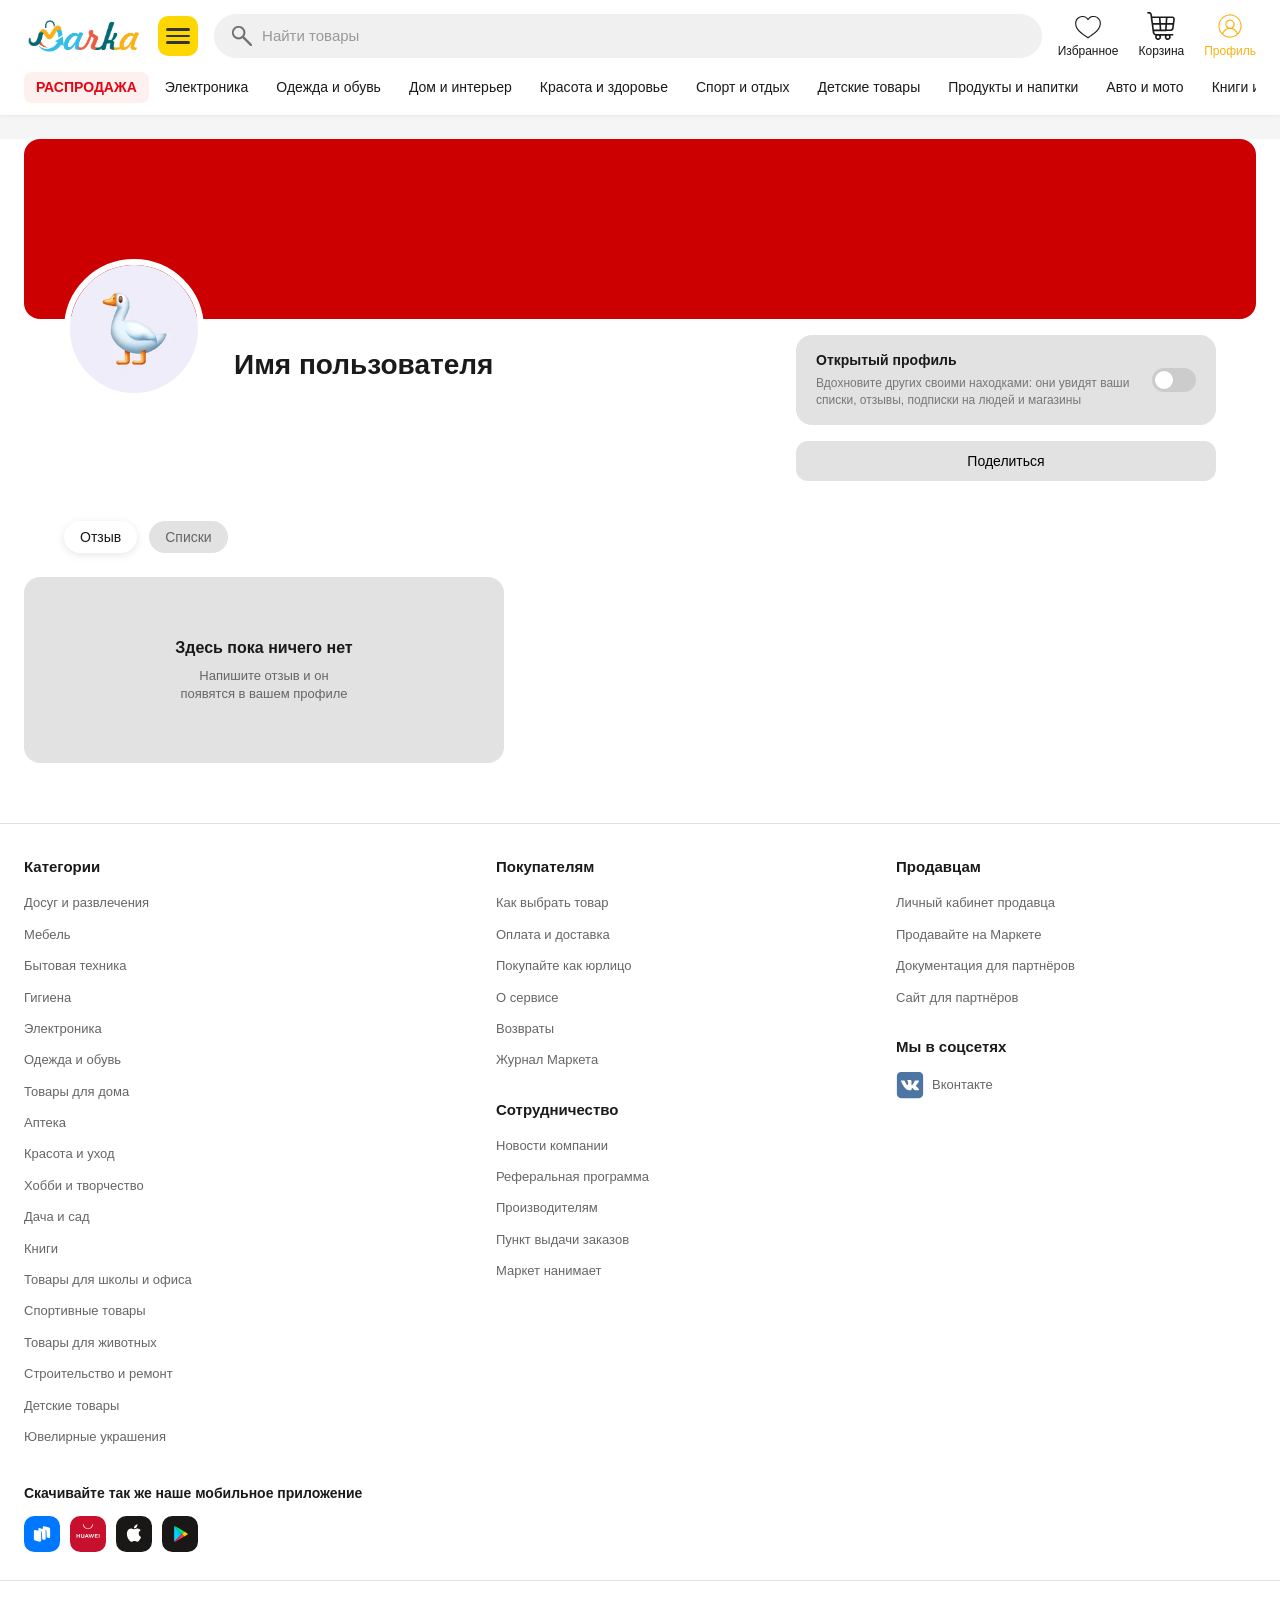
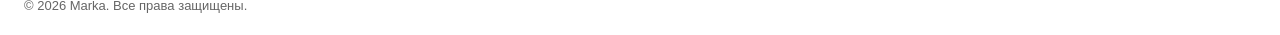
<file: html/profile.html>
<!DOCTYPE html>
<html lang="ru">
<head>
    <meta charset="UTF-8">
    <meta name="viewport" content="width=device-width, initial-scale=1.0, maximum-scale=1.0, user-scalable=no">
    <title>Marka — Профиль</title>
    <link rel="stylesheet" href="../css/profile.css">
    <link rel="icon" href="../icons/ЛОГОТИП.png" type="image/png">
</head>
<body>
    <header class="header">
        <div class="header-inner">
            <div class="header-top">
                <div class="logo">
                    <a href="../index.html" style="display: flex; align-items: center; gap: 6px;">
                        <img src="../icons/ЛОГОТИП.png" alt="Marka" class="logo-img">
                    </a>
                </div>
                <button class="menu-btn" id="menuBtn" aria-label="Каталог">
                    <span></span>
                    <span></span>
                    <span></span>
                </button>
                <div class="search-box" id="searchBox">
                    <img src="../icons/ЛУПА.png" alt="Поиск" class="search-icon">
                    <input type="text" placeholder="Найти товары" id="searchInput">
                    <div class="search-controls" id="searchControls">
                        <button type="button" class="search-clear" id="searchClear" aria-label="Очистить">
                            <img src="../icons/крестик.png" alt="Очистить">
                        </button>
                        <button type="button" class="search-submit" id="searchSubmit">Найти</button>
                    </div>
                </div>
                <div class="header-actions desktop-only">
                    <a href="favorites.html" class="action-btn" title="Избранное">
                        <div class="icon-mask" style="-webkit-mask-image: url('../icons/избранное.svg'); mask-image: url('../icons/избранное.svg');"></div>
                        <span class="action-label">Избранное</span>
                    </a>
                    <a href="cart.html" class="action-btn" title="Корзина">
                        <div class="icon-mask" style="-webkit-mask-image: url('../icons/КОРЗИНА.svg'); mask-image: url('../icons/КОРЗИНА.svg');"></div>
                        <span class="action-label">Корзина</span>
                    </a>
                    <a href="profile.html" class="action-btn active-nav" title="Профиль">
                        <div class="icon-mask" style="-webkit-mask-image: url('../icons/профиль.svg'); mask-image: url('../icons/профиль.svg');"></div>
                        <span class="action-label">Профиль</span>
                    </a>
                </div>
            </div>

            <div class="catalog-popup" id="catalogPopup">
                <a href="#" class="catalog-item sale">РАСПРОДАЖА</a>
                <a href="#" class="catalog-item">Товары из-за рубежа</a>
                <a href="#" class="catalog-item">Электроника</a>
                <a href="#" class="catalog-item">Одежда и обувь</a>
                <a href="#" class="catalog-item">Бытовая техника</a>
                <a href="#" class="catalog-item">Дом и интерьер</a>
                <a href="#" class="catalog-item">Мебель</a>
                <a href="#" class="catalog-item">Красота и здоровье</a>
                <a href="#" class="catalog-item">Аптека и БАДы</a>
                <a href="#" class="catalog-item">Спорт и отдых</a>
                <a href="#" class="catalog-item">Детские товары</a>
                <a href="#" class="catalog-item">Продукты и напитки</a>
                <a href="#" class="catalog-item">Строительство и ремонт</a>
                <a href="#" class="catalog-item">Авто и мото</a>
                <a href="#" class="catalog-item">Ювелирные украшения</a>
                <a href="#" class="catalog-item">Сад и огород</a>
                <a href="#" class="catalog-item">Книги и хобби</a>
                <a href="#" class="catalog-item">Игры и консоли</a>
                <a href="#" class="catalog-item">Канцелярские товары</a>
                <a href="#" class="catalog-item">Зоотовары</a>
                <a href="#" class="catalog-item">Цифровые товары</a>
                <a href="#" class="catalog-item">Подарки</a>
            </div>

            <nav class="nav-categories" id="navCategories">
                <a href="#" class="nav-item sale">РАСПРОДАЖА</a>
                <a href="#" class="nav-item">Электроника</a>
                <a href="#" class="nav-item">Одежда и обувь</a>
                <a href="#" class="nav-item">Дом и интерьер</a>
                <a href="#" class="nav-item">Красота и здоровье</a>
                <a href="#" class="nav-item">Спорт и отдых</a>
                <a href="#" class="nav-item">Детские товары</a>
                <a href="#" class="nav-item">Продукты и напитки</a>
                <a href="#" class="nav-item">Авто и мото</a>
                <a href="#" class="nav-item">Книги и хобби</a>
                <a href="#" class="nav-item">Зоотовары</a>
            </nav>
        </div>
    </header>

    <main class="profile-page">
        <div class="container">
            <div class="profile-header-card">
                <div class="profile-cover"></div>
                <div class="profile-info-block">
                    <div class="profile-avatar-wrap">
                        <img src="../icons/аватарка.png" alt="Аватар пользователя" class="profile-avatar">
                    </div>
                    <div class="profile-user-details">
                        <h1 class="profile-name">Имя пользователя</h1>
                        
                        <div class="profile-controls">
                            <div class="privacy-card">
                                <div class="privacy-text">
                                    <h3>Открытый профиль</h3>
                                    <p>Вдохновите других своими находками: они увидят ваши списки, отзывы, подписки на людей и магазины</p>
                                </div>
                                <label class="toggle-switch">
                                    <input type="checkbox" id="privacyToggle">
                                    <span class="slider round"></span>
                                </label>
                            </div>
                            
                            <button class="share-btn">Поделиться</button>
                        </div>
                    </div>
                </div>

                <div class="profile-tabs">
                    <button class="tab-btn active" data-tab="reviews">Отзыв</button>
                    <button class="tab-btn" data-tab="lists">Списки</button>
                </div>
            </div>

            <div class="profile-content-area">
                <div class="tab-content active" id="tab-reviews">
                    <div class="empty-profile-state">
                        <h3>Здесь пока ничего нет</h3>
                        <p>Напишите отзыв и он<br>появятся в вашем профиле</p>
                    </div>
                </div>

                <div class="tab-content" id="tab-lists">
                    <div class="empty-profile-state">
                        <h3>У вас нет списков</h3>
                        <p>Сохраняйте товары в списки,<br>чтобы вернуться к ним позже</p>
                    </div>
                </div>
            </div>
        </div>
    </main>

    <footer class="footer">
        <div class="footer-content">
            <div class="footer-accordion">
                <details class="footer-details">
                    <summary>Категории</summary>
                    <ul>
                        <li><a href="#">Досуг и развлечения</a></li>
                        <li><a href="#">Мебель</a></li>
                        <li><a href="#">Бытовая техника</a></li>
                        <li><a href="#">Гигиена</a></li>
                        <li><a href="#">Электроника</a></li>
                        <li><a href="#">Одежда и обувь</a></li>
                        <li><a href="#">Товары для дома</a></li>
                        <li><a href="#">Аптека</a></li>
                        <li><a href="#">Красота и уход</a></li>
                        <li><a href="#">Хобби и творчество</a></li>
                        <li><a href="#">Дача и сад</a></li>
                        <li><a href="#">Книги</a></li>
                        <li><a href="#">Товары для школы и офиса</a></li>
                        <li><a href="#">Спортивные товары</a></li>
                        <li><a href="#">Товары для животных</a></li>
                        <li><a href="#">Строительство и ремонт</a></li>
                        <li><a href="#">Детские товары</a></li>
                        <li><a href="#">Ювелирные украшения</a></li>
                    </ul>
                </details>
                <details class="footer-details">
                    <summary>Покупателям</summary>
                    <ul>
                        <li><a href="#">Как выбрать товар</a></li>
                        <li><a href="#">Оплата и доставка</a></li>
                        <li><a href="#">Покупайте как юрлицо</a></li>
                        <li><a href="#">О сервисе</a></li>
                        <li><a href="#">Возвраты</a></li>
                        <li><a href="#">Журнал Маркета</a></li>
                    </ul>
                </details>
                <details class="footer-details">
                    <summary>Сотрудничество</summary>
                    <ul>
                        <li><a href="#">Новости компании</a></li>
                        <li><a href="#">Реферальная программа</a></li>
                        <li><a href="#">Производителям</a></li>
                        <li><a href="#">Пункт выдачи заказов</a></li>
                        <li><a href="#">Маркет нанимает</a></li>
                    </ul>
                </details>
                <details class="footer-details">
                    <summary>Продавцам</summary>
                    <ul>
                        <li><a href="#">Личный кабинет продавца</a></li>
                        <li><a href="#">Продавайте на Маркете</a></li>
                        <li><a href="#">Документация для партнёров</a></li>
                        <li><a href="#">Сайт для партнёров</a></li>
                    </ul>
                </details>
            </div>

            <div class="footer-desktop">
                <div class="footer-col">
                    <h3>Категории</h3>
                    <ul>
                        <li><a href="#">Досуг и развлечения</a></li>
                        <li><a href="#">Мебель</a></li>
                        <li><a href="#">Бытовая техника</a></li>
                        <li><a href="#">Гигиена</a></li>
                        <li><a href="#">Электроника</a></li>
                        <li><a href="#">Одежда и обувь</a></li>
                        <li><a href="#">Товары для дома</a></li>
                        <li><a href="#">Аптека</a></li>
                        <li><a href="#">Красота и уход</a></li>
                        <li><a href="#">Хобби и творчество</a></li>
                        <li><a href="#">Дача и сад</a></li>
                        <li><a href="#">Книги</a></li>
                        <li><a href="#">Товары для школы и офиса</a></li>
                        <li><a href="#">Спортивные товары</a></li>
                        <li><a href="#">Товары для животных</a></li>
                        <li><a href="#">Строительство и ремонт</a></li>
                        <li><a href="#">Детские товары</a></li>
                        <li><a href="#">Ювелирные украшения</a></li>
                    </ul>
                </div>
                <div class="footer-col">
                    <h3>Покупателям</h3>
                    <ul>
                        <li><a href="#">Как выбрать товар</a></li>
                        <li><a href="#">Оплата и доставка</a></li>
                        <li><a href="#">Покупайте как юрлицо</a></li>
                        <li><a href="#">О сервисе</a></li>
                        <li><a href="#">Возвраты</a></li>
                        <li><a href="#">Журнал Маркета</a></li>
                    </ul>
                    <h3 class="mt">Сотрудничество</h3>
                    <ul>
                        <li><a href="#">Новости компании</a></li>
                        <li><a href="#">Реферальная программа</a></li>
                        <li><a href="#">Производителям</a></li>
                        <li><a href="#">Пункт выдачи заказов</a></li>
                        <li><a href="#">Маркет нанимает</a></li>
                    </ul>
                </div>
                <div class="footer-col">
                    <h3>Продавцам</h3>
                    <ul>
                        <li><a href="#">Личный кабинет продавца</a></li>
                        <li><a href="#">Продавайте на Маркете</a></li>
                        <li><a href="#">Документация для партнёров</a></li>
                        <li><a href="#">Сайт для партнёров</a></li>
                    </ul>
                    <h3 class="mt">Мы в соцсетях</h3>
                    <div class="socials">
                        <a href="#" class="social-btn">
                            <img src="../icons/VK.com-logo.svg" alt="ВКонтакте">
                            <span>Вконтакте</span>
                        </a>
                    </div>
                </div>
            </div>

            <div class="app-promo">
                <h3>Скачивайте так же наше мобильное приложение</h3>
                <div class="app-buttons desktop-only">
                    <a href="#"><img src="../icons/Ru_Store.svg" alt="RuStore"></a>
                    <a href="#"><img src="../icons/Huawei.svg" alt="AppGallery"></a>
                    <a href="#"><img src="../icons/apple.svg" alt="App Store"></a>
                    <a href="#"><img src="../icons/google_play.svg" alt="Google Play"></a>
                </div>
                <div class="app-buttons mobile-only">
                    <a href="#"><img src="../icons/RuStore_mobile.png" alt="RuStore"></a>
                    <a href="#"><img src="../icons/Huawey_mobile.png" alt="AppGallery"></a>
                    <a href="#"><img src="../icons/apple_mobile.png" alt="App Store"></a>
                    <a href="#"><img src="../icons/google_mobile.png" alt="Google Play"></a>
                </div>
            </div>

            <div class="footer-social-mobile">
                <a href="#" class="social-btn">
                    <img src="../icons/VK.com-logo.svg" alt="ВКонтакте">
                </a>
            </div>
        </div>
        <div class="footer-bottom desktop-only">
            <p>© 2026 Marka. Все права защищены.</p>
        </div>
    </footer>

    <nav class="bottom-nav mobile-only">
        <a href="profile.html" class="bottom-nav-item active-nav" title="Профиль">
            <div class="icon-mask" style="-webkit-mask-image: url('../icons/профиль.svg'); mask-image: url('../icons/профиль.svg');"></div>
        </a>
        <a href="cart.html" class="bottom-nav-item" title="Корзина">
            <div class="icon-mask" style="-webkit-mask-image: url('../icons/КОРЗИНА.svg'); mask-image: url('../icons/КОРЗИНА.svg');"></div>
        </a>
        <a href="../index.html" class="bottom-nav-item" title="Поиск">
            <div class="icon-mask" style="-webkit-mask-image: url('../icons/ЛУПА.png'); mask-image: url('../icons/ЛУПА.png');"></div>
        </a>
        <a href="favorites.html" class="bottom-nav-item" title="Избранное">
            <div class="icon-mask" style="-webkit-mask-image: url('../icons/избранное.svg'); mask-image: url('../icons/избранное.svg');"></div>
        </a>
    </nav>

    <script src="../JavaScript/main.js"></script>
    <script>
        document.addEventListener('DOMContentLoaded', () => {
            const tabs = document.querySelectorAll('.tab-btn');
            const contents = document.querySelectorAll('.tab-content');

            tabs.forEach(tab => {
                tab.addEventListener('click', () => {
                    tabs.forEach(t => t.classList.remove('active'));
                    contents.forEach(c => c.classList.remove('active'));
                    tab.classList.add('active');
                    const targetId = tab.getAttribute('data-tab');
                    document.getElementById(`tab-${targetId}`).classList.add('active');
                });
            });
        });
    </script>
</body>
</html>
</file>
<file: css/styles.css>
/* Reset & Base */
* {
    margin: 0;
    padding: 0;
    box-sizing: border-box;
}
:root {
    --primary: #6B2D8B;
    --sale: #E30613;
    --text: #1a1a1a;
    --text-secondary: #666;
    --bg: #f5f5f5;
    --white: #ffffff;
    --border: #e0e0e0;
    --discount: #E30613;
    --star: #FFB800;
    --hover-yellow: #F9B215;
    --search-focus: #33BCE5;
    --radius: 12px;
    --shadow: 0 2px 8px rgba(0,0,0,0.08);
    --bottom-nav-height: 56px;
    --container: 1440px;
}
body {
    font-family: -apple-system, BlinkMacSystemFont, 'Segoe UI', Roboto, 'Helvetica Neue', Arial, sans-serif;
    background: var(--bg);
    color: var(--text);
    line-height: 1.4;
    min-height: 100vh;
}
a {
    text-decoration: none;
    color: inherit;
}
img {
    max-width: 100%;
    height: auto;
    display: block;
}
/* Utility */
.desktop-only { display: flex !important; }
.mobile-only { display: none !important; }
.container {
    max-width: var(--container);
    margin: 0 auto;
    padding: 0 24px;
}
/* шапка */
.header {
    background: var(--white);
    position: sticky;
    top: 0;
    z-index: 100;
    box-shadow: 0 1px 4px rgba(0,0,0,0.06);
}
.header-inner {
    max-width: var(--container);
    margin: 0 auto;
    padding: 0 24px;
    position: relative;
}
.header-top {
    display: flex;
    align-items: center;
    gap: 16px;
    padding: 12px 0;
}
.logo {
    display: flex;
    align-items: center;
    flex-shrink: 0;
}
.logo-img {
    height: 36px;
    width: auto;
}
/* КНОПКА МЕНЮ И ЕЁ АНИМАЦИЯ */
.menu-btn {
    display: flex;
    flex-direction: column;
    justify-content: center;
    gap: 4px;
    width: 40px;
    height: 40px;
    background: #FFD700;
    border: none;
    border-radius: 10px;
    cursor: pointer;
    padding: 8px;
    flex-shrink: 0;
    transition: background-color 0.2s;
}
.menu-btn:hover, .menu-btn.active {
    background: #e5a30e;
}
.menu-btn span {
    display: block;
    width: 100%;
    height: 2.5px;
    background: #333;
    border-radius: 2px;
    transition: transform 0.3s ease, opacity 0.3s ease;
}
.menu-btn.active span:nth-child(1) {
    transform: translateY(6.5px) rotate(45deg);
}
.menu-btn.active span:nth-child(2) {
    opacity: 0;
}
.menu-btn.active span:nth-child(3) {
    transform: translateY(-6.5px) rotate(-45deg);
}
.search-box {
    flex: 1;
    display: flex;
    align-items: center;
    background: #f0f0f0;
    border: 2px solid transparent;
    border-radius: 24px;
    padding: 0 4px 0 16px;
    height: 44px;
    min-width: 0;
    transition: border-color 0.3s ease, background-color 0.3s ease;
}
.search-box:focus-within,
.search-box.active {
    border-color: var(--search-focus);
    background-color: var(--white);
}
.search-box .search-icon {
    width: 20px;
    height: 20px;
    margin-right: 10px;
    opacity: 0.55;
    flex-shrink: 0;
}
.search-box input {
    flex: 1;
    border: none;
    background: transparent;
    outline: none;
    font-size: 15px;
    color: var(--text);
    min-width: 0;
}
.search-box input::placeholder {
    color: #999;
}
.search-controls {
    display: none;
    align-items: center;
    gap: 8px;
    height: 100%;
}
.search-box:focus-within .search-controls,
.search-box.active .search-controls {
    display: flex;
}
.search-clear {
    background: none;
    border: none;
    cursor: pointer;
    padding: 4px;
    display: flex;
    align-items: center;
    justify-content: center;
}
.search-clear img {
    width: 16px;
    height: 16px;
    opacity: 0.6;
    transition: opacity 0.2s;
}
.search-clear:hover img {
    opacity: 1;
}
.search-submit {
    background: var(--hover-yellow);
    border: none;
    border-radius: 18px;
    padding: 0 16px;
    height: 36px;
    font-size: 14px;
    font-weight: 500;
    cursor: pointer;
    color: var(--text);
    transition: background-color 0.2s;
}
.search-submit:hover {
    background: #e5a30e;
}
.header-actions {
    display: flex;
    align-items: center;
    gap: 20px;
    flex-shrink: 0;
}
.action-btn {
    display: flex;
    flex-direction: column;
    align-items: center;
    gap: 3px;
    font-size: 12px;
    color: var(--text);
    transition: color 0.3s ease;
}
.action-btn:hover, .action-btn.active-nav {
    color: var(--hover-yellow);
}
.icon-mask {
    width: 28px;
    height: 28px;
    background-color: var(--text);
    -webkit-mask-size: contain;
    mask-size: contain;
    -webkit-mask-position: center;
    mask-position: center;
    -webkit-mask-repeat: no-repeat;
    mask-repeat: no-repeat;
    transition: background-color 0.3s ease;
}
.action-btn:hover .icon-mask,
.action-btn.active-nav .icon-mask,
.bottom-nav-item:hover .icon-mask,
.bottom-nav-item.active-nav .icon-mask {
    background-color: var(--hover-yellow);
}
/* Catalog Popup */
.catalog-popup {
    position: absolute;
    top: 100%;
    left: 24px;
    background: var(--white);
    width: 320px;
    border-radius: var(--radius);
    box-shadow: 0 8px 24px rgba(0,0,0,0.12);
    padding: 12px 0;
    z-index: 150;
    opacity: 0;
    visibility: hidden;
    transform: translateY(10px);
    transition: opacity 0.2s ease, transform 0.2s ease, visibility 0.2s;
    max-height: calc(100vh - 120px);
    overflow-y: auto;
    border: 1px solid var(--border);
}
.catalog-popup.active {
    opacity: 1;
    visibility: visible;
    transform: translateY(0);
}
.catalog-popup::-webkit-scrollbar { width: 6px; }
.catalog-popup::-webkit-scrollbar-thumb { background-color: #ccc; border-radius: 4px; }
.catalog-item {
    display: block;
    padding: 10px 24px;
    font-size: 15px;
    color: var(--text);
    text-decoration: none;
    transition: background-color 0.2s, color 0.2s;
}
.catalog-item:hover {
    background-color: var(--bg);
    color: var(--primary);
}
.catalog-item.sale { color: var(--sale); font-weight: 600; }
.nav-categories {
    display: flex;
    gap: 4px;
    padding: 0 0 12px;
    overflow-x: auto;
    scrollbar-width: none;
}
.nav-categories::-webkit-scrollbar { display: none; }
.nav-item {
    white-space: nowrap;
    padding: 6px 12px;
    font-size: 14px;
    color: var(--text);
    border-radius: 8px;
    transition: background 0.2s;
}
.nav-item:hover { background: #f0f0f0; }
.nav-item.sale { color: var(--sale); font-weight: 600; background: #FFF0F0; }
/* ========== BANNER ========== */
.banner {
    max-width: var(--container);
    margin: 16px auto;
    padding: 0 24px;
}
.banner-content {
    position: relative;
    border-radius: var(--radius);
    overflow: hidden;
    background: #7B3FA0;
    height: 280px;
    touch-action: pan-y;
}
.banner-track {
    display: flex;
    width: 100%;
    height: 100%;
    transition: transform 0.5s cubic-bezier(0.25, 0.1, 0.25, 1);
    will-change: transform;
}
.banner-slide {
    flex: 0 0 100%;
    width: 100%;
    height: 100%;
}
.banner-slide img {
    width: 100%;
    height: 100%;
    object-fit: cover;
    object-position: center 25%;
    display: block;
    pointer-events: none;
    user-select: none;
}
.banner-arrow {
    position: absolute;
    top: 50%;
    transform: translateY(-50%);
    width: 44px;
    height: 44px;
    border-radius: 50%;
    background: #C4C4C4;
    border: none;
    cursor: pointer;
    display: flex;
    align-items: center;
    justify-content: center;
    opacity: 0;
    visibility: hidden;
    transition: opacity 0.25s, visibility 0.25s, background 0.2s;
    z-index: 5;
    padding: 0;
}
.banner-content:hover .banner-arrow {
    opacity: 1;
    visibility: visible;
}
.banner-arrow:hover {
    background: #FFFFFF;
}
.banner-arrow img {
    width: 18px;
    height: 18px;
    object-fit: contain;
    pointer-events: none;
}
.banner-arrow-left {
    left: 16px;
}
.banner-arrow-right {
    right: 16px;
}
.banner-arrow-right img {
    transform: rotate(180deg);
}
.banner-overlay {
    position: absolute;
    bottom: 12px;
    right: 12px;
}
.banner-label {
    background: rgba(0,0,0,0.5);
    color: white;
    font-size: 12px;
    padding: 4px 10px;
    border-radius: 4px;
}
/* ========== СТРАНИЦА ИЗБРАННОГО ========== */
.favorites-page {
    background: var(--white);
    padding-bottom: 40px;
    min-height: calc(100vh - 400px);
}
.page-title {
    font-size: 28px;
    font-weight: 700;
    color: var(--text);
    margin: 32px 0 20px;
}
.empty-state {
    display: flex;
    flex-direction: column;
    align-items: center;
    text-align: center;
    margin: 40px 0 60px;
}
.empty-heart-img {
    width: 140px;
    height: auto;
    margin-bottom: 24px;
    object-fit: contain;
}
.empty-state h2 {
    font-size: 22px;
    font-weight: 700;
    margin-bottom: 12px;
    color: var(--text);
}
.empty-state p {
    font-size: 15px;
    color: var(--text-secondary);
    line-height: 1.5;
}
.recommendations { margin-top: 40px; }
.section-title {
    font-size: 22px;
    font-weight: 700;
    margin-bottom: 24px;
    color: var(--text);
}
/* ========== PRODUCTS ========== */
.products {
    max-width: var(--container);
    margin: 0 auto 24px;
    padding: 0 24px;
}
.products-grid {
    display: grid;
    grid-template-columns: repeat(5, 1fr);
    gap: 16px;
}
.product-card {
    background: var(--white);
    border-radius: 12px;
    overflow: hidden;
    box-shadow: var(--shadow);
    transition: box-shadow 0.2s;
    cursor: pointer;
    display: flex;
    flex-direction: column;
    border: 1px solid var(--border);
}
.product-card:hover {
    box-shadow: 0 8px 20px rgba(0,0,0,0.1);
}
.product-image-wrap {
    position: relative;
    aspect-ratio: 1;
    background: #f8f8f8;
    overflow: hidden;
}
.product-image-wrap img {
    width: 100%;
    height: 100%;
    object-fit: contain;
    padding: 10px;
}
.product-badges { position: absolute; top: 8px; left: 8px; }
.badge {
    background: var(--discount);
    color: white;
    font-size: 12px;
    font-weight: 600;
    padding: 3px 8px;
    border-radius: 6px;
}
.product-info { padding: 10px 12px 12px; display: flex; flex-direction: column; gap: 5px; flex: 1; }
.product-price { display: flex; align-items: baseline; gap: 6px; flex-wrap: wrap; }
.price-current { font-size: 17px; font-weight: 700; }
.price-old { font-size: 13px; color: #999; text-decoration: line-through; }
.price-discount { font-size: 13px; color: var(--discount); font-weight: 600; }
.product-title {
    font-size: 13px;
    color: var(--text);
    line-height: 1.35;
    height: 2.7em;
    overflow: hidden;
    display: block;
}
.product-rating { display: flex; align-items: center; gap: 4px; font-size: 12px; color: var(--text-secondary); margin-top: auto; }
.product-rating .stars { color: var(--star); }
/* футер */
.footer {
    background: var(--white);
    border-top: 1px solid var(--border);
    padding: 32px 0 20px;
    margin-top: 0;
}
.footer-content { max-width: var(--container); margin: 0 auto; padding: 0 24px; }
.footer-desktop { display: grid; grid-template-columns: 1.2fr 1fr 1fr; gap: 40px; }
.footer-accordion { display: none; }
.footer-col h3 { font-size: 15px; font-weight: 600; margin-bottom: 14px; }
.footer-col h3.mt { margin-top: 28px; }
.footer-col ul { list-style: none; }
.footer-col ul li { margin-bottom: 9px; }
.footer-col ul li a { font-size: 13px; color: var(--text-secondary); }
.footer-col ul li a:hover { color: var(--primary); }
.socials { display: flex; gap: 12px; }
.social-btn { display: flex; align-items: center; gap: 8px; font-size: 13px; color: var(--text-secondary); }
.social-btn img { width: 28px; height: 28px; }
.app-promo { margin-top: 28px; }
.app-promo h3 { font-size: 14px; font-weight: 600; margin-bottom: 12px; }
.app-buttons { display: flex; flex-wrap: wrap; gap: 10px; }
.app-buttons img { height: 36px; width: auto; border-radius: 6px; }
.footer-social-mobile { display: none; }
.footer-bottom {
    max-width: var(--container); margin: 28px auto 0; padding: 16px 24px 0;
    border-top: 1px solid var(--border); text-align: center; font-size: 13px; color: var(--text-secondary);
}
.bottom-nav { display: none; }
/* мобильная */
@media (max-width: 900px) {
    body { padding-bottom: var(--bottom-nav-height); }
    .desktop-only { display: none !important; }
    .mobile-only { display: flex !important; }
    .header-inner { padding: 0 12px; }
    .header-top { padding: 8px 0; gap: 10px; }
    .logo-img { height: 30px; }
    /* Бургер-меню теперь видно на мобильных — как на десктопе */
    .menu-btn {
        display: flex;
        width: 36px;
        height: 36px;
        padding: 7px;
        border-radius: 8px;
    }
    .search-box { height: 38px; border-radius: 20px; padding: 0 4px 0 12px; }
    .search-submit { height: 30px; padding: 0 12px; font-size: 13px; }
    .catalog-popup {
        position: fixed;
        top: 56px;
        left: 0;
        width: 100%;
        height: calc(100vh - 56px - var(--bottom-nav-height));
        border-radius: 0;
        box-shadow: none;
        max-height: none;
        border: none;
        border-top: 1px solid var(--border);
    }
    .nav-categories { padding: 0 0 10px; gap: 4px; }
    .nav-item { font-size: 13px; padding: 5px 10px; }
    .banner { margin: 10px auto; padding: 0 12px; }
    .banner-content { height: 160px; }
    .banner-arrow { width: 36px; height: 36px; }
    .banner-arrow img { width: 14px; height: 14px; }
    .favorites-page { background: var(--bg); }
    .page-title { font-size: 22px; margin: 20px 0 16px; }
    .empty-state { margin: 30px 0 40px; }
    .empty-heart-img { width: 110px; }
    .empty-state h2 { font-size: 18px; }
    .section-title { font-size: 18px; }
    .products { padding: 0 12px; }
    .products-grid { grid-template-columns: repeat(2, 1fr); gap: 10px; }
    .product-card { border-radius: 10px; border: none; }
    .price-current { font-size: 15px; }
    .product-title { font-size: 12px; }
    .footer-desktop { display: none; }
    .footer-accordion { display: block; }
    .footer-details { border-bottom: 1px solid var(--border); }
    .footer-details summary {
        padding: 14px 16px; font-size: 14px; font-weight: 500; cursor: pointer;
        list-style: none; display: flex; justify-content: space-between; align-items: center;
    }
    .footer-details summary::-webkit-details-marker { display: none; }
    .footer-details summary::after { content: '›'; font-size: 18px; color: #999; transform: rotate(90deg); transition: transform 0.2s; }
    .footer-details[open] summary::after { transform: rotate(-90deg); }
    .footer-details ul { list-style: none; padding: 0 16px 12px; background: #fafafa; }
    .footer-details ul li { margin-bottom: 8px; }
    .footer-details ul li a { font-size: 13px; color: var(--text-secondary); }
    .app-promo { margin: 20px 16px; }
    .footer-social-mobile { display: flex; padding: 8px 16px 16px; }
    .bottom-nav {
        display: flex; position: fixed; bottom: 0; left: 0; right: 0;
        height: var(--bottom-nav-height); background: var(--white);
        border-top: 1px solid var(--border); justify-content: space-around;
        align-items: center; z-index: 200; box-shadow: 0 -2px 10px rgba(0,0,0,0.05);
    }
    .bottom-nav-item { display: flex; align-items: center; justify-content: center; flex: 1; height: 100%; transition: color 0.3s ease; }
}
@media (min-width: 901px) and (max-width: 1100px) {
    .products-grid { grid-template-columns: repeat(3, 1fr); }
    .footer-desktop { grid-template-columns: 1fr 1fr; }
}
@media (min-width: 1101px) and (max-width: 1300px) {
    .products-grid { grid-template-columns: repeat(4, 1fr); }
}
</file>
<file: css/cart.css>
/* Reset & Base */
* { margin: 0; padding: 0; box-sizing: border-box; }
:root {
    --primary: #6B2D8B; --sale: #E30613; --text: #1a1a1a; --text-secondary: #666;
    --bg: #f5f5f5; --white: #ffffff; --border: #e0e0e0; --discount: #E30613;
    --star: #FFB800; --hover-yellow: #F9B215; --search-focus: #33BCE5; 
    --radius: 12px; --shadow: 0 2px 8px rgba(0,0,0,0.08); --bottom-nav-height: 56px; --container: 1440px;
}
body { font-family: -apple-system, BlinkMacSystemFont, 'Segoe UI', Roboto, sans-serif; background: var(--bg); color: var(--text); line-height: 1.4; min-height: 100vh; }
a { text-decoration: none; color: inherit; }
img { max-width: 100%; height: auto; display: block; }
.desktop-only { display: flex !important; }
.mobile-only { display: none !important; }
.container { max-width: var(--container); margin: 0 auto; padding: 0 24px; }

/* шапка*/
.header { background: var(--white); position: sticky; top: 0; z-index: 100; box-shadow: 0 1px 4px rgba(0,0,0,0.06); }
.header-inner { max-width: var(--container); margin: 0 auto; padding: 0 24px; position: relative; }
.header-top { display: flex; align-items: center; gap: 16px; padding: 12px 0; }
.logo { display: flex; align-items: center; flex-shrink: 0; }
.logo-img { height: 36px; width: auto; }
.menu-btn { display: flex; flex-direction: column; justify-content: center; gap: 4px; width: 40px; height: 40px; background: #FFD700; border: none; border-radius: 10px; cursor: pointer; padding: 8px; flex-shrink: 0; transition: background-color 0.2s; }
.menu-btn:hover, .menu-btn.active { background: #e5a30e; }
.menu-btn span { display: block; width: 100%; height: 2.5px; background: #333; border-radius: 2px; transition: transform 0.3s ease, opacity 0.3s ease; }
.menu-btn.active span:nth-child(1) { transform: translateY(6.5px) rotate(45deg); }
.menu-btn.active span:nth-child(2) { opacity: 0; }
.menu-btn.active span:nth-child(3) { transform: translateY(-6.5px) rotate(-45deg); }
.search-box { flex: 1; display: flex; align-items: center; background: #f0f0f0; border: 2px solid transparent; border-radius: 24px; padding: 0 4px 0 16px; height: 44px; min-width: 0; transition: border-color 0.3s ease, background-color 0.3s ease; }
.search-box:focus-within, .search-box.active { border-color: var(--search-focus); background: var(--white); }
.search-box .search-icon { width: 20px; height: 20px; margin-right: 10px; opacity: 0.55; flex-shrink: 0; }
.search-box input { flex: 1; border: none; background: transparent; outline: none; font-size: 15px; color: var(--text); min-width: 0; }
.search-box input::placeholder { color: #999; }
.search-controls { display: none; align-items: center; gap: 8px; height: 100%; }
.search-box:focus-within .search-controls, .search-box.active .search-controls { display: flex; }
.search-clear { background: none; border: none; cursor: pointer; padding: 4px; display: flex; align-items: center; justify-content: center; }
.search-clear img { width: 16px; height: 16px; opacity: 0.6; transition: opacity 0.2s; }
.search-clear:hover img { opacity: 1; }
.search-submit { background: var(--hover-yellow); border: none; border-radius: 18px; padding: 0 16px; height: 36px; font-size: 14px; font-weight: 500; cursor: pointer; color: var(--text); transition: background-color 0.2s; }
.search-submit:hover { background: #e5a30e; }
.header-actions { display: flex; align-items: center; gap: 20px; flex-shrink: 0; }
.action-btn { display: flex; flex-direction: column; align-items: center; gap: 3px; font-size: 12px; color: var(--text); transition: color 0.3s ease; }
.action-btn:hover, .action-btn.active-nav { color: var(--hover-yellow); }
.icon-mask { width: 28px; height: 28px; background-color: var(--text); -webkit-mask-size: contain; mask-size: contain; -webkit-mask-position: center; mask-position: center; -webkit-mask-repeat: no-repeat; mask-repeat: no-repeat; transition: background-color 0.3s ease; }
.action-btn:hover .icon-mask, .action-btn.active-nav .icon-mask, .bottom-nav-item:hover .icon-mask, .bottom-nav-item.active-nav .icon-mask { background-color: var(--hover-yellow); }

.catalog-popup { position: absolute; top: 100%; left: 24px; background: var(--white); width: 320px; border-radius: var(--radius); box-shadow: 0 8px 24px rgba(0,0,0,0.12); padding: 12px 0; z-index: 150; opacity: 0; visibility: hidden; transform: translateY(10px); transition: opacity 0.2s ease, transform 0.2s ease, visibility 0.2s; max-height: calc(100vh - 120px); overflow-y: auto; border: 1px solid var(--border); }
.catalog-popup.active { opacity: 1; visibility: visible; transform: translateY(0); }
.catalog-popup::-webkit-scrollbar { width: 6px; } .catalog-popup::-webkit-scrollbar-thumb { background-color: #ccc; border-radius: 4px; }
.catalog-item { display: block; padding: 10px 24px; font-size: 15px; color: var(--text); text-decoration: none; transition: background-color 0.2s, color 0.2s; }
.catalog-item:hover { background-color: var(--bg); color: var(--primary); }
.catalog-item.sale { color: var(--sale); font-weight: 600; }
.nav-categories { display: flex; gap: 4px; padding: 0 0 12px; overflow-x: auto; scrollbar-width: none; } .nav-categories::-webkit-scrollbar { display: none; }
.nav-item { white-space: nowrap; padding: 6px 12px; font-size: 14px; color: var(--text); border-radius: 8px; transition: background 0.2s; }
.nav-item:hover { background: #f0f0f0; } .nav-item.sale { color: var(--sale); font-weight: 600; background: #FFF0F0; }


/* страница корзины */
.cart-page {
    background: var(--bg);
    padding: 24px 0 60px;
    min-height: calc(100vh - 400px);
}

/* Белая плашка пустой корзины (в стиле WB) */
.cart-empty-container {
    background: var(--white);
    border-radius: 24px;
    padding: 60px 20px;
    text-align: center;
    margin-bottom: 40px;
    box-shadow: 0 2px 12px rgba(0,0,0,0.04);
}

.cart-empty-icon-wrap {
    width: 80px;
    height: 80px;
    margin: 0 auto 20px;
    background: #f0f0f0;
    border-radius: 50%;
    display: flex;
    align-items: center;
    justify-content: center;
}

.cart-empty-img {
    width: 40px;
    height: 40px;
    opacity: 0.6;
}

.cart-empty-title {
    font-size: 24px;
    font-weight: 700;
    margin-bottom: 12px;
    color: var(--text);
}

.cart-empty-text {
    font-size: 15px;
    color: var(--text-secondary);
    margin-bottom: 32px;
    line-height: 1.5;
}

.btn-primary {
    display: inline-block;
    background: #F9B215; 
    color: var(--text);  
    padding: 14px 32px;
    border-radius: 12px;
    font-weight: 600;
    font-size: 16px;
    transition: background-color 0.2s;
}

.btn-primary:hover {
    background: #e5a30e; 
}

.section-title {
    font-size: 24px;
    font-weight: 700;
    margin-bottom: 24px;
    color: var(--text);
}

/* продукт*/
.products-grid {
    display: grid;
    grid-template-columns: repeat(5, 1fr);
    gap: 16px;
}

.product-card {
    background: var(--white);
    border-radius: 12px;
    overflow: hidden;
    box-shadow: var(--shadow);
    transition: box-shadow 0.2s;
    cursor: pointer;
    display: flex;
    flex-direction: column;
    border: 1px solid var(--border);
}

.product-card:hover {
    box-shadow: 0 8px 20px rgba(0,0,0,0.1);
}

.product-image-wrap {
    position: relative;
    aspect-ratio: 1;
    background: #f8f8f8;
    overflow: hidden;
}

.product-image-wrap img { width: 100%; height: 100%; object-fit: contain; padding: 10px; }
.product-badges { position: absolute; top: 8px; left: 8px; }
.badge { background: var(--discount); color: white; font-size: 12px; font-weight: 600; padding: 3px 8px; border-radius: 6px; }

.product-info { padding: 10px 12px 12px; display: flex; flex-direction: column; gap: 5px; flex: 1; }
.product-price { display: flex; align-items: baseline; gap: 6px; flex-wrap: wrap; }
.price-current { font-size: 17px; font-weight: 700; }
.price-old { font-size: 13px; color: #999; text-decoration: line-through; }
.price-discount { font-size: 13px; color: var(--discount); font-weight: 600; }

.product-title {
    font-size: 13px;
    color: var(--text);
    line-height: 1.35;
    height: 2.7em; 
    overflow: hidden;
    display: block;
}

.product-rating { display: flex; align-items: center; gap: 4px; font-size: 12px; color: var(--text-secondary); margin-top: auto; }
.product-rating .stars { color: var(--star); }

/* футер*/
.footer { background: var(--white); border-top: 1px solid var(--border); padding: 32px 0 20px; margin-top: 0; }
.footer-content { max-width: var(--container); margin: 0 auto; padding: 0 24px; }
.footer-desktop { display: grid; grid-template-columns: 1.2fr 1fr 1fr; gap: 40px; }
.footer-accordion { display: none; }
.footer-col h3 { font-size: 15px; font-weight: 600; margin-bottom: 14px; }
.footer-col h3.mt { margin-top: 28px; }
.footer-col ul { list-style: none; }
.footer-col ul li { margin-bottom: 9px; }
.footer-col ul li a { font-size: 13px; color: var(--text-secondary); }
.footer-col ul li a:hover { color: var(--primary); }
.socials { display: flex; gap: 12px; }
.social-btn { display: flex; align-items: center; gap: 8px; font-size: 13px; color: var(--text-secondary); }
.social-btn img { width: 28px; height: 28px; }
.app-promo { margin-top: 28px; }
.app-promo h3 { font-size: 14px; font-weight: 600; margin-bottom: 12px; }
.app-buttons { display: flex; flex-wrap: wrap; gap: 10px; }
.app-buttons img { height: 36px; width: auto; border-radius: 6px; }
.footer-social-mobile { display: none; }
.footer-bottom { max-width: var(--container); margin: 28px auto 0; padding: 16px 24px 0; border-top: 1px solid var(--border); text-align: center; font-size: 13px; color: var(--text-secondary); }
.bottom-nav { display: none; }

/* мобильная*/
@media (max-width: 900px) {
    body { padding-bottom: var(--bottom-nav-height); }
    .desktop-only { display: none !important; }
    .mobile-only { display: flex !important; }
    
    .header-inner { padding: 0 12px; }
    .header-top { padding: 8px 0; gap: 10px; }
    .logo-img { height: 30px; }
    
    /* Бургер-меню теперь видно на мобильных — как на десктопе */
    .menu-btn {
        display: flex;
        width: 36px;
        height: 36px;
        padding: 7px;
        border-radius: 8px;
    }
    
    .search-box { height: 38px; border-radius: 20px; padding: 0 4px 0 12px; }
    .search-submit { height: 30px; padding: 0 12px; font-size: 13px; }
    
    .catalog-popup {
        position: fixed;
        top: 56px;
        left: 0;
        width: 100%;
        height: calc(100vh - 56px - var(--bottom-nav-height));
        border-radius: 0;
        box-shadow: none;
        max-height: none;
        border: none;
        border-top: 1px solid var(--border);
    }
    .nav-categories { padding: 0 0 10px; gap: 4px; }
    .nav-item { font-size: 13px; padding: 5px 10px; }

    /* Адаптация Корзины для мобильных */
    .cart-page { padding-top: 16px; }
    .cart-empty-container { padding: 40px 16px; margin-bottom: 24px; border-radius: 16px; }
    .cart-empty-title { font-size: 20px; }
    .cart-empty-text { font-size: 14px; }
    .section-title { font-size: 18px; margin-bottom: 16px; }

    .products-grid { grid-template-columns: repeat(2, 1fr); gap: 10px; }
    .product-card { border-radius: 10px; border: none; }
    .price-current { font-size: 15px; }
    .product-title { font-size: 12px; }

    .footer-desktop { display: none; }
    .footer-accordion { display: block; }
    .footer-details { border-bottom: 1px solid var(--border); }
    .footer-details summary { padding: 14px 16px; font-size: 14px; font-weight: 500; cursor: pointer; list-style: none; display: flex; justify-content: space-between; align-items: center; }
    .footer-details summary::-webkit-details-marker { display: none; }
    .footer-details summary::after { content: '›'; font-size: 18px; color: #999; transform: rotate(90deg); transition: transform 0.2s; }
    .footer-details[open] summary::after { transform: rotate(-90deg); }
    .footer-details ul { list-style: none; padding: 0 16px 12px; background: #fafafa; }
    .footer-details ul li { margin-bottom: 8px; }
    .footer-details ul li a { font-size: 13px; color: var(--text-secondary); }

    .app-promo { margin: 20px 16px; }
    .footer-social-mobile { display: flex; padding: 8px 16px 16px; }

    .bottom-nav { display: flex; position: fixed; bottom: 0; left: 0; right: 0; height: var(--bottom-nav-height); background: var(--white); border-top: 1px solid var(--border); justify-content: space-around; align-items: center; z-index: 200; box-shadow: 0 -2px 10px rgba(0,0,0,0.05); }
    .bottom-nav-item { display: flex; align-items: center; justify-content: center; flex: 1; height: 100%; transition: color 0.3s ease; }
}

@media (min-width: 901px) and (max-width: 1100px) {
    .products-grid { grid-template-columns: repeat(3, 1fr); }
    .footer-desktop { grid-template-columns: 1fr 1fr; }
}
@media (min-width: 1101px) and (max-width: 1300px) {
    .products-grid { grid-template-columns: repeat(4, 1fr); }
}
</file>
<file: css/favorites.css>
/* Reset & Base */
* {
    margin: 0;
    padding: 0;
    box-sizing: border-box;
}

:root {
    --primary: #6B2D8B;
    --sale: #E30613;
    --text: #1a1a1a;
    --text-secondary: #666;
    --bg: #f5f5f5;
    --white: #ffffff;
    --border: #e0e0e0;
    --discount: #E30613;
    --star: #FFB800;
    --hover-yellow: #F9B215;
    --search-focus: #33BCE5; 
    --radius: 12px;
    --shadow: 0 2px 8px rgba(0,0,0,0.08);
    --bottom-nav-height: 56px;
    --container: 1440px;
}

body {
    font-family: -apple-system, BlinkMacSystemFont, 'Segoe UI', Roboto, 'Helvetica Neue', Arial, sans-serif;
    background: var(--bg);
    color: var(--text);
    line-height: 1.4;
    min-height: 100vh;
}

a {
    text-decoration: none;
    color: inherit;
}

img {
    max-width: 100%;
    height: auto;
    display: block;
}

/* Utility */
.desktop-only { display: flex !important; }
.mobile-only { display: none !important; }

.container {
    max-width: var(--container);
    margin: 0 auto;
    padding: 0 24px;
}
/* шапка */
.header {
    background: var(--white);
    position: sticky;
    top: 0;
    z-index: 100;
    box-shadow: 0 1px 4px rgba(0,0,0,0.06);
}

.header-inner {
    max-width: var(--container);
    margin: 0 auto;
    padding: 0 24px;
    position: relative; 
}

.header-top {
    display: flex;
    align-items: center;
    gap: 16px;
    padding: 12px 0;
}

.logo {
    display: flex;
    align-items: center;
    flex-shrink: 0;
}

.logo-img {
    height: 36px;
    width: auto;
}

/* КНОПКА МЕНЮ И ЕЁ АНИМАЦИЯ */
.menu-btn {
    display: flex;
    flex-direction: column;
    justify-content: center;
    gap: 4px;
    width: 40px;
    height: 40px;
    background: #FFD700;
    border: none;
    border-radius: 10px;
    cursor: pointer;
    padding: 8px;
    flex-shrink: 0;
    transition: background-color 0.2s;
}

.menu-btn:hover, .menu-btn.active {
    background: #e5a30e;
}

.menu-btn span {
    display: block;
    width: 100%;
    height: 2.5px;
    background: #333;
    border-radius: 2px;
    transition: transform 0.3s ease, opacity 0.3s ease;
}

.menu-btn.active span:nth-child(1) {
    transform: translateY(6.5px) rotate(45deg);
}

.menu-btn.active span:nth-child(2) {
    opacity: 0;
}

.menu-btn.active span:nth-child(3) {
    transform: translateY(-6.5px) rotate(-45deg);
}


.search-box {
    flex: 1;
    display: flex;
    align-items: center;
    background: #f0f0f0;
    border: 2px solid transparent; 
    border-radius: 24px;
    padding: 0 4px 0 16px; 
    height: 44px;
    min-width: 0;
    transition: border-color 0.3s ease, background-color 0.3s ease;
}

.search-box:focus-within,
.search-box.active {
    border-color: var(--search-focus);
    background-color: var(--white);
}

.search-box .search-icon {
    width: 20px;
    height: 20px;
    margin-right: 10px;
    opacity: 0.55;
    flex-shrink: 0;
}

.search-box input {
    flex: 1;
    border: none;
    background: transparent;
    outline: none;
    font-size: 15px;
    color: var(--text);
    min-width: 0;
}

.search-box input::placeholder {
    color: #999;
}

.search-controls {
    display: none; 
    align-items: center;
    gap: 8px;
    height: 100%;
}

.search-box:focus-within .search-controls,
.search-box.active .search-controls {
    display: flex;
}

.search-clear {
    background: none;
    border: none;
    cursor: pointer;
    padding: 4px;
    display: flex;
    align-items: center;
    justify-content: center;
}

.search-clear img {
    width: 16px;
    height: 16px;
    opacity: 0.6;
    transition: opacity 0.2s;
}

.search-clear:hover img {
    opacity: 1;
}

.search-submit {
    background: var(--hover-yellow);
    border: none;
    border-radius: 18px;
    padding: 0 16px;
    height: 36px;
    font-size: 14px;
    font-weight: 500;
    cursor: pointer;
    color: var(--text);
    transition: background-color 0.2s;
}

.search-submit:hover {
    background: #e5a30e;
}

.header-actions {
    display: flex;
    align-items: center;
    gap: 20px;
    flex-shrink: 0;
}

.action-btn {
    display: flex;
    flex-direction: column;
    align-items: center;
    gap: 3px;
    font-size: 12px;
    color: var(--text);
    transition: color 0.3s ease;
}

.action-btn:hover, .action-btn.active-nav {
    color: var(--hover-yellow);
}

.icon-mask {
    width: 28px;
    height: 28px;
    background-color: var(--text);
    -webkit-mask-size: contain;
    mask-size: contain;
    -webkit-mask-position: center;
    mask-position: center;
    -webkit-mask-repeat: no-repeat;
    mask-repeat: no-repeat;
    transition: background-color 0.3s ease;
}

.action-btn:hover .icon-mask,
.action-btn.active-nav .icon-mask,
.bottom-nav-item:hover .icon-mask,
.bottom-nav-item.active-nav .icon-mask {
    background-color: var(--hover-yellow);
}

/* Catalog Popup */
.catalog-popup {
    position: absolute;
    top: 100%;
    left: 24px;
    background: var(--white);
    width: 320px;
    border-radius: var(--radius);
    box-shadow: 0 8px 24px rgba(0,0,0,0.12);
    padding: 12px 0;
    z-index: 150;
    opacity: 0;
    visibility: hidden;
    transform: translateY(10px);
    transition: opacity 0.2s ease, transform 0.2s ease, visibility 0.2s;
    max-height: calc(100vh - 120px);
    overflow-y: auto;
    border: 1px solid var(--border);
}

.catalog-popup.active {
    opacity: 1;
    visibility: visible;
    transform: translateY(0);
}

.catalog-popup::-webkit-scrollbar { width: 6px; }
.catalog-popup::-webkit-scrollbar-thumb { background-color: #ccc; border-radius: 4px; }

.catalog-item {
    display: block;
    padding: 10px 24px;
    font-size: 15px;
    color: var(--text);
    text-decoration: none;
    transition: background-color 0.2s, color 0.2s;
}

.catalog-item:hover {
    background-color: var(--bg);
    color: var(--primary);
}

.catalog-item.sale { color: var(--sale); font-weight: 600; }

.nav-categories {
    display: flex;
    gap: 4px;
    padding: 0 0 12px;
    overflow-x: auto;
    scrollbar-width: none;
}
.nav-categories::-webkit-scrollbar { display: none; }
.nav-item {
    white-space: nowrap;
    padding: 6px 12px;
    font-size: 14px;
    color: var(--text);
    border-radius: 8px;
    transition: background 0.2s;
}
.nav-item:hover { background: #f0f0f0; }
.nav-item.sale { color: var(--sale); font-weight: 600; background: #FFF0F0; }

/* банер */
.banner {
    max-width: var(--container);
    margin: 16px auto;
    padding: 0 24px;
}

.banner-content {
    position: relative;
    border-radius: var(--radius);
    overflow: hidden;
    background: #7B3FA0;
    height: 280px;
    touch-action: pan-y;
}

.banner-track {
    display: flex;
    width: 100%;
    height: 100%;
    transition: transform 0.5s cubic-bezier(0.25, 0.1, 0.25, 1);
    will-change: transform;
}

.banner-slide {
    flex: 0 0 100%;
    width: 100%;
    height: 100%;
}

.banner-slide img {
    width: 100%;
    height: 100%;
    object-fit: cover;
    object-position: center 25%;
    display: block;
    pointer-events: none;
    user-select: none;
}

.banner-arrow {
    position: absolute;
    top: 50%;
    transform: translateY(-50%);
    width: 44px;
    height: 44px;
    border-radius: 50%;
    background: #C4C4C4;
    border: none;
    cursor: pointer;
    display: flex;
    align-items: center;
    justify-content: center;
    opacity: 0;
    visibility: hidden;
    transition: opacity 0.25s, visibility 0.25s, background 0.2s;
    z-index: 5;
    padding: 0;
}

.banner-content:hover .banner-arrow {
    opacity: 1;
    visibility: visible;
}

.banner-arrow:hover {
    background: #FFFFFF;
}

.banner-arrow img {
    width: 18px;
    height: 18px;
    object-fit: contain;
    pointer-events: none;
}

.banner-arrow-left {
    left: 16px;
}

.banner-arrow-right {
    right: 16px;
}

.banner-arrow-right img {
    transform: rotate(180deg);
}

.banner-overlay {
    position: absolute;
    bottom: 12px;
    right: 12px;
}

.banner-label {
    background: rgba(0,0,0,0.5);
    color: white;
    font-size: 12px;
    padding: 4px 10px;
    border-radius: 4px;
}

/* страница избранного */
.favorites-page {
    background: var(--white);
    padding-bottom: 40px;
    min-height: calc(100vh - 400px);
}

.page-title {
    font-size: 28px;
    font-weight: 700;
    color: var(--text);
    margin: 32px 0 20px;
}

.empty-state {
    display: flex;
    flex-direction: column;
    align-items: center;
    text-align: center;
    margin: 40px 0 60px;
}

.empty-heart-img {
    width: 140px;
    height: auto;
    margin-bottom: 24px;
    object-fit: contain;
}

.empty-state h2 {
    font-size: 22px;
    font-weight: 700;
    margin-bottom: 12px;
    color: var(--text);
}

.empty-state p {
    font-size: 15px;
    color: var(--text-secondary);
    line-height: 1.5;
}

.recommendations { margin-top: 40px; }
.section-title {
    font-size: 22px;
    font-weight: 700;
    margin-bottom: 24px;
    color: var(--text);
}

/* продукт */
.products {
    max-width: var(--container);
    margin: 0 auto 24px;
    padding: 0 24px;
}

.products-grid {
    display: grid;
    grid-template-columns: repeat(5, 1fr);
    gap: 16px;
}

.product-card {
    background: var(--white);
    border-radius: 12px;
    overflow: hidden;
    box-shadow: var(--shadow);
    transition: box-shadow 0.2s; 
    cursor: pointer;
    display: flex;
    flex-direction: column;
    border: 1px solid var(--border);
}

.product-card:hover {
    box-shadow: 0 8px 20px rgba(0,0,0,0.1);
}

.product-image-wrap {
    position: relative;
    aspect-ratio: 1;
    background: #f8f8f8;
    overflow: hidden;
}

.product-image-wrap img {
    width: 100%;
    height: 100%;
    object-fit: contain;
    padding: 10px;
}

.product-badges { position: absolute; top: 8px; left: 8px; }
.badge {
    background: var(--discount);
    color: white;
    font-size: 12px;
    font-weight: 600;
    padding: 3px 8px;
    border-radius: 6px;
}

.product-info { padding: 10px 12px 12px; display: flex; flex-direction: column; gap: 5px; flex: 1; }
.product-price { display: flex; align-items: baseline; gap: 6px; flex-wrap: wrap; }
.price-current { font-size: 17px; font-weight: 700; }
.price-old { font-size: 13px; color: #999; text-decoration: line-through; }
.price-discount { font-size: 13px; color: var(--discount); font-weight: 600; }

.product-title {
    font-size: 13px;
    color: var(--text);
    line-height: 1.35;
    height: 2.7em; 
    overflow: hidden;
    display: block;
}

.product-rating { display: flex; align-items: center; gap: 4px; font-size: 12px; color: var(--text-secondary); margin-top: auto; }
.product-rating .stars { color: var(--star); }

/* футер */
.footer {
    background: var(--white);
    border-top: 1px solid var(--border);
    padding: 32px 0 20px;
    margin-top: 0;
}

.footer-content { max-width: var(--container); margin: 0 auto; padding: 0 24px; }
.footer-desktop { display: grid; grid-template-columns: 1.2fr 1fr 1fr; gap: 40px; }
.footer-accordion { display: none; }
.footer-col h3 { font-size: 15px; font-weight: 600; margin-bottom: 14px; }
.footer-col h3.mt { margin-top: 28px; }
.footer-col ul { list-style: none; }
.footer-col ul li { margin-bottom: 9px; }
.footer-col ul li a { font-size: 13px; color: var(--text-secondary); }
.footer-col ul li a:hover { color: var(--primary); }
.socials { display: flex; gap: 12px; }
.social-btn { display: flex; align-items: center; gap: 8px; font-size: 13px; color: var(--text-secondary); }
.social-btn img { width: 28px; height: 28px; }
.app-promo { margin-top: 28px; }
.app-promo h3 { font-size: 14px; font-weight: 600; margin-bottom: 12px; }
.app-buttons { display: flex; flex-wrap: wrap; gap: 10px; }
.app-buttons img { height: 36px; width: auto; border-radius: 6px; }
.footer-social-mobile { display: none; }
.footer-bottom {
    max-width: var(--container); margin: 28px auto 0; padding: 16px 24px 0;
    border-top: 1px solid var(--border); text-align: center; font-size: 13px; color: var(--text-secondary);
}
.bottom-nav { display: none; }

/* мобильная */
@media (max-width: 900px) {
    body { padding-bottom: var(--bottom-nav-height); }
    .desktop-only { display: none !important; }
    .mobile-only { display: flex !important; }
    
    .header-inner { padding: 0 12px; }
    .header-top { padding: 8px 0; gap: 10px; }
    .logo-img { height: 30px; }
    
    /* Бургер-меню теперь видно на мобильных — как на десктопе */
    .menu-btn {
        display: flex;
        width: 36px;
        height: 36px;
        padding: 7px;
        border-radius: 8px;
    }
    
    .search-box { height: 38px; border-radius: 20px; padding: 0 4px 0 12px; }
    .search-submit { height: 30px; padding: 0 12px; font-size: 13px; }
    
    .catalog-popup {
        position: fixed;
        top: 56px;
        left: 0;
        width: 100%;
        height: calc(100vh - 56px - var(--bottom-nav-height));
        border-radius: 0;
        box-shadow: none;
        max-height: none;
        border: none;
        border-top: 1px solid var(--border);
    }

    .nav-categories { padding: 0 0 10px; gap: 4px; }
    .nav-item { font-size: 13px; padding: 5px 10px; }

    .banner { margin: 10px auto; padding: 0 12px; }
    .banner-content { height: 160px; }
    .banner-arrow { width: 36px; height: 36px; }
    .banner-arrow img { width: 14px; height: 14px; }

    .favorites-page { background: var(--bg); }
    .page-title { font-size: 22px; margin: 20px 0 16px; }
    .empty-state { margin: 30px 0 40px; }
    .empty-heart-img { width: 110px; }
    .empty-state h2 { font-size: 18px; }
    .section-title { font-size: 18px; }

    .products { padding: 0 12px; }
    .products-grid { grid-template-columns: repeat(2, 1fr); gap: 10px; }
    .product-card { border-radius: 10px; border: none; }
    .price-current { font-size: 15px; }
    .product-title { font-size: 12px; }

    .footer-desktop { display: none; }
    .footer-accordion { display: block; }
    .footer-details { border-bottom: 1px solid var(--border); }
    .footer-details summary {
        padding: 14px 16px; font-size: 14px; font-weight: 500; cursor: pointer;
        list-style: none; display: flex; justify-content: space-between; align-items: center;
    }
    .footer-details summary::-webkit-details-marker { display: none; }
    .footer-details summary::after { content: '›'; font-size: 18px; color: #999; transform: rotate(90deg); transition: transform 0.2s; }
    .footer-details[open] summary::after { transform: rotate(-90deg); }
    .footer-details ul { list-style: none; padding: 0 16px 12px; background: #fafafa; }
    .footer-details ul li { margin-bottom: 8px; }
    .footer-details ul li a { font-size: 13px; color: var(--text-secondary); }

    .app-promo { margin: 20px 16px; }
    .footer-social-mobile { display: flex; padding: 8px 16px 16px; }

    .bottom-nav {
        display: flex; position: fixed; bottom: 0; left: 0; right: 0;
        height: var(--bottom-nav-height); background: var(--white);
        border-top: 1px solid var(--border); justify-content: space-around;
        align-items: center; z-index: 200; box-shadow: 0 -2px 10px rgba(0,0,0,0.05);
    }
    .bottom-nav-item { display: flex; align-items: center; justify-content: center; flex: 1; height: 100%; transition: color 0.3s ease; }
}

@media (min-width: 901px) and (max-width: 1100px) {
    .products-grid { grid-template-columns: repeat(3, 1fr); }
    .footer-desktop { grid-template-columns: 1fr 1fr; }
}
@media (min-width: 1101px) and (max-width: 1300px) {
    .products-grid { grid-template-columns: repeat(4, 1fr); }
}
</file>
<file: css/profile.css>
/* Reset & Base */
* { margin: 0; padding: 0; box-sizing: border-box; }
:root {
    --primary: #6B2D8B; --sale: #E30613; --text: #1a1a1a; --text-secondary: #666;
    --bg: #f5f5f5; --white: #ffffff; --border: #e0e0e0; --discount: #E30613;
    --star: #FFB800; --hover-yellow: #F9B215; --search-focus: #33BCE5; 
    --radius: 12px; --shadow: 0 2px 8px rgba(0,0,0,0.08); --bottom-nav-height: 56px; --container: 1440px;
}
body { font-family: -apple-system, BlinkMacSystemFont, 'Segoe UI', Roboto, sans-serif; background: var(--bg); color: var(--text); line-height: 1.4; min-height: 100vh; }
a { text-decoration: none; color: inherit; }
img { max-width: 100%; height: auto; display: block; }
.desktop-only { display: flex !important; }
.mobile-only { display: none !important; }
.container { max-width: var(--container); margin: 0 auto; padding: 0 24px; }

/* шапка */
.header { background: var(--white); position: sticky; top: 0; z-index: 100; box-shadow: 0 1px 4px rgba(0,0,0,0.06); }
.header-inner { max-width: var(--container); margin: 0 auto; padding: 0 24px; position: relative; }
.header-top { display: flex; align-items: center; gap: 16px; padding: 12px 0; }
.logo { display: flex; align-items: center; flex-shrink: 0; }
.logo-img { height: 36px; width: auto; }
.menu-btn { display: flex; flex-direction: column; justify-content: center; gap: 4px; width: 40px; height: 40px; background: #FFD700; border: none; border-radius: 10px; cursor: pointer; padding: 8px; flex-shrink: 0; transition: background-color 0.2s; }
.menu-btn:hover, .menu-btn.active { background: #e5a30e; }
.menu-btn span { display: block; width: 100%; height: 2.5px; background: #333; border-radius: 2px; transition: transform 0.3s ease, opacity 0.3s ease; }
.menu-btn.active span:nth-child(1) { transform: translateY(6.5px) rotate(45deg); }
.menu-btn.active span:nth-child(2) { opacity: 0; }
.menu-btn.active span:nth-child(3) { transform: translateY(-6.5px) rotate(-45deg); }
.search-box { flex: 1; display: flex; align-items: center; background: #f0f0f0; border: 2px solid transparent; border-radius: 24px; padding: 0 4px 0 16px; height: 44px; min-width: 0; transition: border-color 0.3s ease, background-color 0.3s ease; }
.search-box:focus-within, .search-box.active { border-color: var(--search-focus); background: var(--white); }
.search-box .search-icon { width: 20px; height: 20px; margin-right: 10px; opacity: 0.55; flex-shrink: 0; }
.search-box input { flex: 1; border: none; background: transparent; outline: none; font-size: 15px; color: var(--text); min-width: 0; }
.search-box input::placeholder { color: #999; }
.search-controls { display: none; align-items: center; gap: 8px; height: 100%; }
.search-box:focus-within .search-controls, .search-box.active .search-controls { display: flex; }
.search-clear { background: none; border: none; cursor: pointer; padding: 4px; display: flex; align-items: center; justify-content: center; }
.search-clear img { width: 16px; height: 16px; opacity: 0.6; transition: opacity 0.2s; }
.search-clear:hover img { opacity: 1; }
.search-submit { background: var(--hover-yellow); border: none; border-radius: 18px; padding: 0 16px; height: 36px; font-size: 14px; font-weight: 500; cursor: pointer; color: var(--text); transition: background-color 0.2s; }
.search-submit:hover { background: #e5a30e; }
.header-actions { display: flex; align-items: center; gap: 20px; flex-shrink: 0; }
.action-btn { display: flex; flex-direction: column; align-items: center; gap: 3px; font-size: 12px; color: var(--text); transition: color 0.3s ease; }
.action-btn:hover, .action-btn.active-nav { color: var(--hover-yellow); }
.icon-mask { width: 28px; height: 28px; background-color: var(--text); -webkit-mask-size: contain; mask-size: contain; -webkit-mask-position: center; mask-position: center; -webkit-mask-repeat: no-repeat; mask-repeat: no-repeat; transition: background-color 0.3s ease; }
.action-btn:hover .icon-mask, .action-btn.active-nav .icon-mask, .bottom-nav-item:hover .icon-mask, .bottom-nav-item.active-nav .icon-mask { background-color: var(--hover-yellow); }

.catalog-popup { position: absolute; top: 100%; left: 24px; background: var(--white); width: 320px; border-radius: var(--radius); box-shadow: 0 8px 24px rgba(0,0,0,0.12); padding: 12px 0; z-index: 150; opacity: 0; visibility: hidden; transform: translateY(10px); transition: opacity 0.2s ease, transform 0.2s ease, visibility 0.2s; max-height: calc(100vh - 120px); overflow-y: auto; border: 1px solid var(--border); }
.catalog-popup.active { opacity: 1; visibility: visible; transform: translateY(0); }
.catalog-popup::-webkit-scrollbar { width: 6px; } .catalog-popup::-webkit-scrollbar-thumb { background-color: #ccc; border-radius: 4px; }
.catalog-item { display: block; padding: 10px 24px; font-size: 15px; color: var(--text); text-decoration: none; transition: background-color 0.2s, color 0.2s; }
.catalog-item:hover { background-color: var(--bg); color: var(--primary); }
.catalog-item.sale { color: var(--sale); font-weight: 600; }
.nav-categories { display: flex; gap: 4px; padding: 0 0 12px; overflow-x: auto; scrollbar-width: none; } .nav-categories::-webkit-scrollbar { display: none; }
.nav-item { white-space: nowrap; padding: 6px 12px; font-size: 14px; color: var(--text); border-radius: 8px; transition: background 0.2s; }
.nav-item:hover { background: #f0f0f0; } .nav-item.sale { color: var(--sale); font-weight: 600; background: #FFF0F0; }

/* страница профиля*/
.profile-page {
    background: var(--white);
    padding-bottom: 60px;
    min-height: calc(100vh - 400px);
}

.profile-header-card {
    position: relative;
    background: var(--white);
    border-radius: 0 0 24px 24px;
    margin-bottom: 24px;
}

.profile-cover {
    height: 180px;
    background-color: #cc0000;
    border-radius: 16px;
    margin-top: 24px;
}

.profile-info-block {
    display: flex;
    padding: 0 40px;
    margin-top: -60px;
    align-items: flex-start;
    gap: 30px;
    position: relative;
    z-index: 10;
}

.profile-avatar-wrap {
    width: 140px;
    height: 140px;
    border-radius: 50%;
    background: #f0f4ff; 
    border: 6px solid var(--white);
    overflow: hidden;
    flex-shrink: 0;
    display: flex;
    align-items: center;
    justify-content: center;
}

.profile-avatar {
    width: 100%;
    height: 100%;
    object-fit: cover;
}

.profile-user-details {
    flex: 1;
    display: flex;
    justify-content: space-between;
    align-items: flex-start;
    margin-top: 76px;
    padding-bottom: 10px;
}

.profile-name {
    font-size: 28px;
    font-weight: 600;
    color: var(--text);
    margin-top: 10px;
}

.profile-controls {
    display: flex;
    flex-direction: column;
    align-items: flex-end;
    gap: 16px;
}

.privacy-card {
    background: #e2e2e2;
    border-radius: 16px;
    padding: 16px 20px;
    display: flex;
    align-items: center;
    gap: 20px;
    width: 420px;
}

.privacy-text h3 {
    font-size: 14px;
    font-weight: 600;
    margin-bottom: 4px;
    color: var(--text);
}

.privacy-text p {
    font-size: 12px;
    color: #777;
    line-height: 1.4;
}

.toggle-switch {
    position: relative;
    display: inline-block;
    width: 44px;
    height: 24px;
    flex-shrink: 0;
}

.toggle-switch input { 
    opacity: 0;
    width: 0;
    height: 0;
}

.slider {
    position: absolute;
    cursor: pointer;
    top: 0; left: 0; right: 0; bottom: 0;
    background-color: #ccc;
    transition: .4s;
}

.slider:before {
    position: absolute;
    content: "";
    height: 18px;
    width: 18px;
    left: 3px;
    bottom: 3px;
    background-color: white;
    transition: .4s;
}

.slider.round {
    border-radius: 24px;
}

.slider.round:before {
    border-radius: 50%;
}

input:checked + .slider {
    background-color: var(--hover-yellow);
}

input:checked + .slider:before {
    transform: translateX(20px);
}

.share-btn {
    background: #e2e2e2;
    border: none;
    border-radius: 12px;
    padding: 12px 0;
    width: 100%;
    font-size: 14px;
    font-weight: 500;
    cursor: pointer;
    transition: background 0.2s;
}

.share-btn:hover {
    background: #d4d4d4;
}

.profile-tabs {
    display: flex;
    gap: 12px;
    margin-top: 30px;
    padding: 0 40px;
}

.tab-btn {
    background: #e2e2e2;
    border: none;
    padding: 8px 16px;
    border-radius: 20px;
    font-size: 14px;
    font-weight: 500;
    cursor: pointer;
    color: #666;
    transition: all 0.2s;
}

.tab-btn:hover {
    background: #d4d4d4;
}

.tab-btn.active {
    background: var(--white);
    color: var(--text);
    box-shadow: 0 2px 8px rgba(0,0,0,0.1);
}

.profile-content-area {
    margin-top: 24px;
}

.tab-content {
    display: none;
}

.tab-content.active {
    display: block;
    animation: fadeIn 0.3s ease;
}

@keyframes fadeIn {
    from { opacity: 0; transform: translateY(5px); }
    to { opacity: 1; transform: translateY(0); }
}

.empty-profile-state {
    background: #e2e2e2;
    border-radius: 16px;
    padding: 60px 20px;
    text-align: center;
    max-width: 480px;
}

.empty-profile-state h3 {
    font-size: 16px;
    font-weight: 600;
    margin-bottom: 8px;
    color: var(--text);
}

.empty-profile-state p {
    font-size: 13px;
    color: #666;
    line-height: 1.4;
}

/* ========== FOOTER ========== */
.footer { background: var(--white); border-top: 1px solid var(--border); padding: 32px 0 20px; margin-top: 0; }
.footer-content { max-width: var(--container); margin: 0 auto; padding: 0 24px; }
.footer-desktop { display: grid; grid-template-columns: 1.2fr 1fr 1fr; gap: 40px; }
.footer-accordion { display: none; }
.footer-col h3 { font-size: 15px; font-weight: 600; margin-bottom: 14px; }
.footer-col h3.mt { margin-top: 28px; }
.footer-col ul { list-style: none; }
.footer-col ul li { margin-bottom: 9px; }
.footer-col ul li a { font-size: 13px; color: var(--text-secondary); }
.footer-col ul li a:hover { color: var(--primary); }
.socials { display: flex; gap: 12px; }
.social-btn { display: flex; align-items: center; gap: 8px; font-size: 13px; color: var(--text-secondary); }
.social-btn img { width: 28px; height: 28px; }
.app-promo { margin-top: 28px; }
.app-promo h3 { font-size: 14px; font-weight: 600; margin-bottom: 12px; }
.app-buttons { display: flex; flex-wrap: wrap; gap: 10px; }
.app-buttons img { height: 36px; width: auto; border-radius: 6px; }
.footer-social-mobile { display: none; }
.footer-bottom { max-width: var(--container); margin: 28px auto 0; padding: 16px 24px 0; border-top: 1px solid var(--border); text-align: center; font-size: 13px; color: var(--text-secondary); }
.bottom-nav { display: none; }

/* ========== MOBILE ========== */
@media (max-width: 900px) {
    body { padding-bottom: var(--bottom-nav-height); }
    .desktop-only { display: none !important; }
    .mobile-only { display: flex !important; }
    
    .header-inner { padding: 0 12px; }
    .header-top { padding: 8px 0; gap: 10px; }
    .logo-img { height: 30px; }
    
    /* Бургер-меню теперь видно на мобильных — как на десктопе */
    .menu-btn {
        display: flex;
        width: 36px;
        height: 36px;
        padding: 7px;
        border-radius: 8px;
    }
    
    .search-box { height: 38px; border-radius: 20px; padding: 0 4px 0 12px; }
    .search-submit { height: 30px; padding: 0 12px; font-size: 13px; }
    
    .catalog-popup {
        position: fixed;
        top: 56px;
        left: 0;
        width: 100%;
        height: calc(100vh - 56px - var(--bottom-nav-height));
        border-radius: 0;
        box-shadow: none;
        max-height: none;
        border: none;
        border-top: 1px solid var(--border);
    }
    .nav-categories { padding: 0 0 10px; gap: 4px; }
    .nav-item { font-size: 13px; padding: 5px 10px; }

    .profile-page { background: var(--bg); padding-bottom: 24px; }
    
    .profile-header-card {
        margin-bottom: 20px;
        border-radius: 0 0 16px 16px;
    }

    .profile-cover {
        height: 100px;
        margin-top: 12px;
        border-radius: 12px;
    }

    .profile-info-block {
        flex-direction: column;
        align-items: center;
        padding: 0 16px;
        margin-top: -40px;
        gap: 14px;
    }

    .profile-avatar-wrap {
        width: 88px;
        height: 88px;
        border-width: 4px;
    }

    .profile-user-details {
        flex-direction: column;
        width: 100%;
        gap: 14px;
        margin-top: 0;
        align-items: center;
        padding-bottom: 0;
    }

    .profile-name {
        font-size: 20px;
        margin-top: 0;
        margin-bottom: 0;
    }

    .profile-controls {
        width: 100%;
        align-items: center;
        gap: 12px;
    }

    .privacy-card {
        width: 100%;
        padding: 12px 14px;
        border-radius: 12px;
    }

    .privacy-text h3 {
        font-size: 13px;
    }

    .privacy-text p {
        font-size: 11px;
    }

    .share-btn {
        padding: 10px 0;
        border-radius: 10px;
    }

    .profile-tabs {
        padding: 0 16px 12px;
        justify-content: center;
        margin-top: 16px;
    }

    .profile-content-area {
        margin-top: 16px;
    }

    .empty-profile-state {
        max-width: 100%;
        margin: 0 16px;
        padding: 32px 16px;
        border-radius: 12px;
    }

    .empty-profile-state h3 {
        font-size: 15px;
    }

    .empty-profile-state p {
        font-size: 12px;
    }

    .footer-desktop { display: none; }
    .footer-accordion { display: block; }
    .footer-details { border-bottom: 1px solid var(--border); }
    .footer-details summary { padding: 14px 16px; font-size: 14px; font-weight: 500; cursor: pointer; list-style: none; display: flex; justify-content: space-between; align-items: center; }
    .footer-details summary::-webkit-details-marker { display: none; }
    .footer-details summary::after { content: '›'; font-size: 18px; color: #999; transform: rotate(90deg); transition: transform 0.2s; }
    .footer-details[open] summary::after { transform: rotate(-90deg); }
    .footer-details ul { list-style: none; padding: 0 16px 12px; background: #fafafa; }
    .footer-details ul li { margin-bottom: 8px; }
    .footer-details ul li a { font-size: 13px; color: var(--text-secondary); }

    .app-promo { margin: 20px 16px; }
    .footer-social-mobile { display: flex; padding: 8px 16px 16px; }

    .bottom-nav { display: flex; position: fixed; bottom: 0; left: 0; right: 0; height: var(--bottom-nav-height); background: var(--white); border-top: 1px solid var(--border); justify-content: space-around; align-items: center; z-index: 200; box-shadow: 0 -2px 10px rgba(0,0,0,0.05); }
    .bottom-nav-item { display: flex; align-items: center; justify-content: center; flex: 1; height: 100%; transition: color 0.3s ease; }
}
</file>
